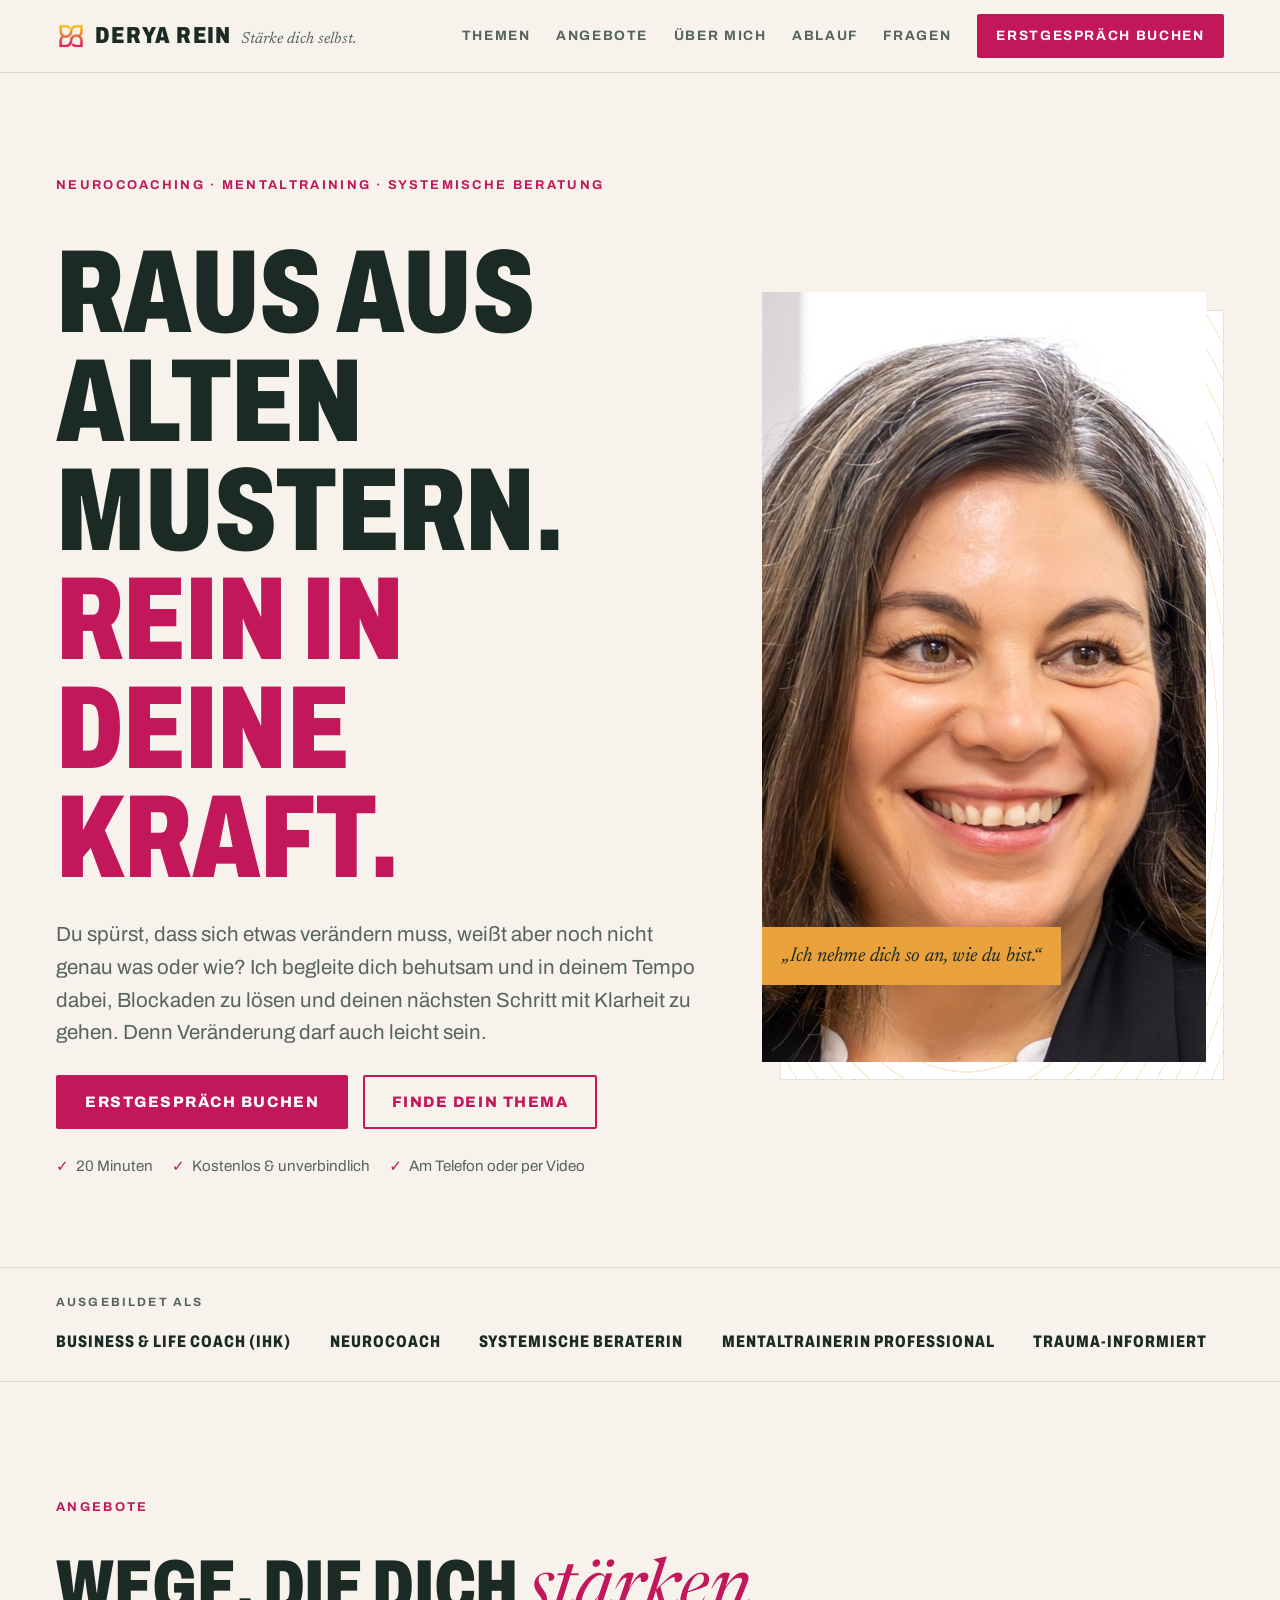
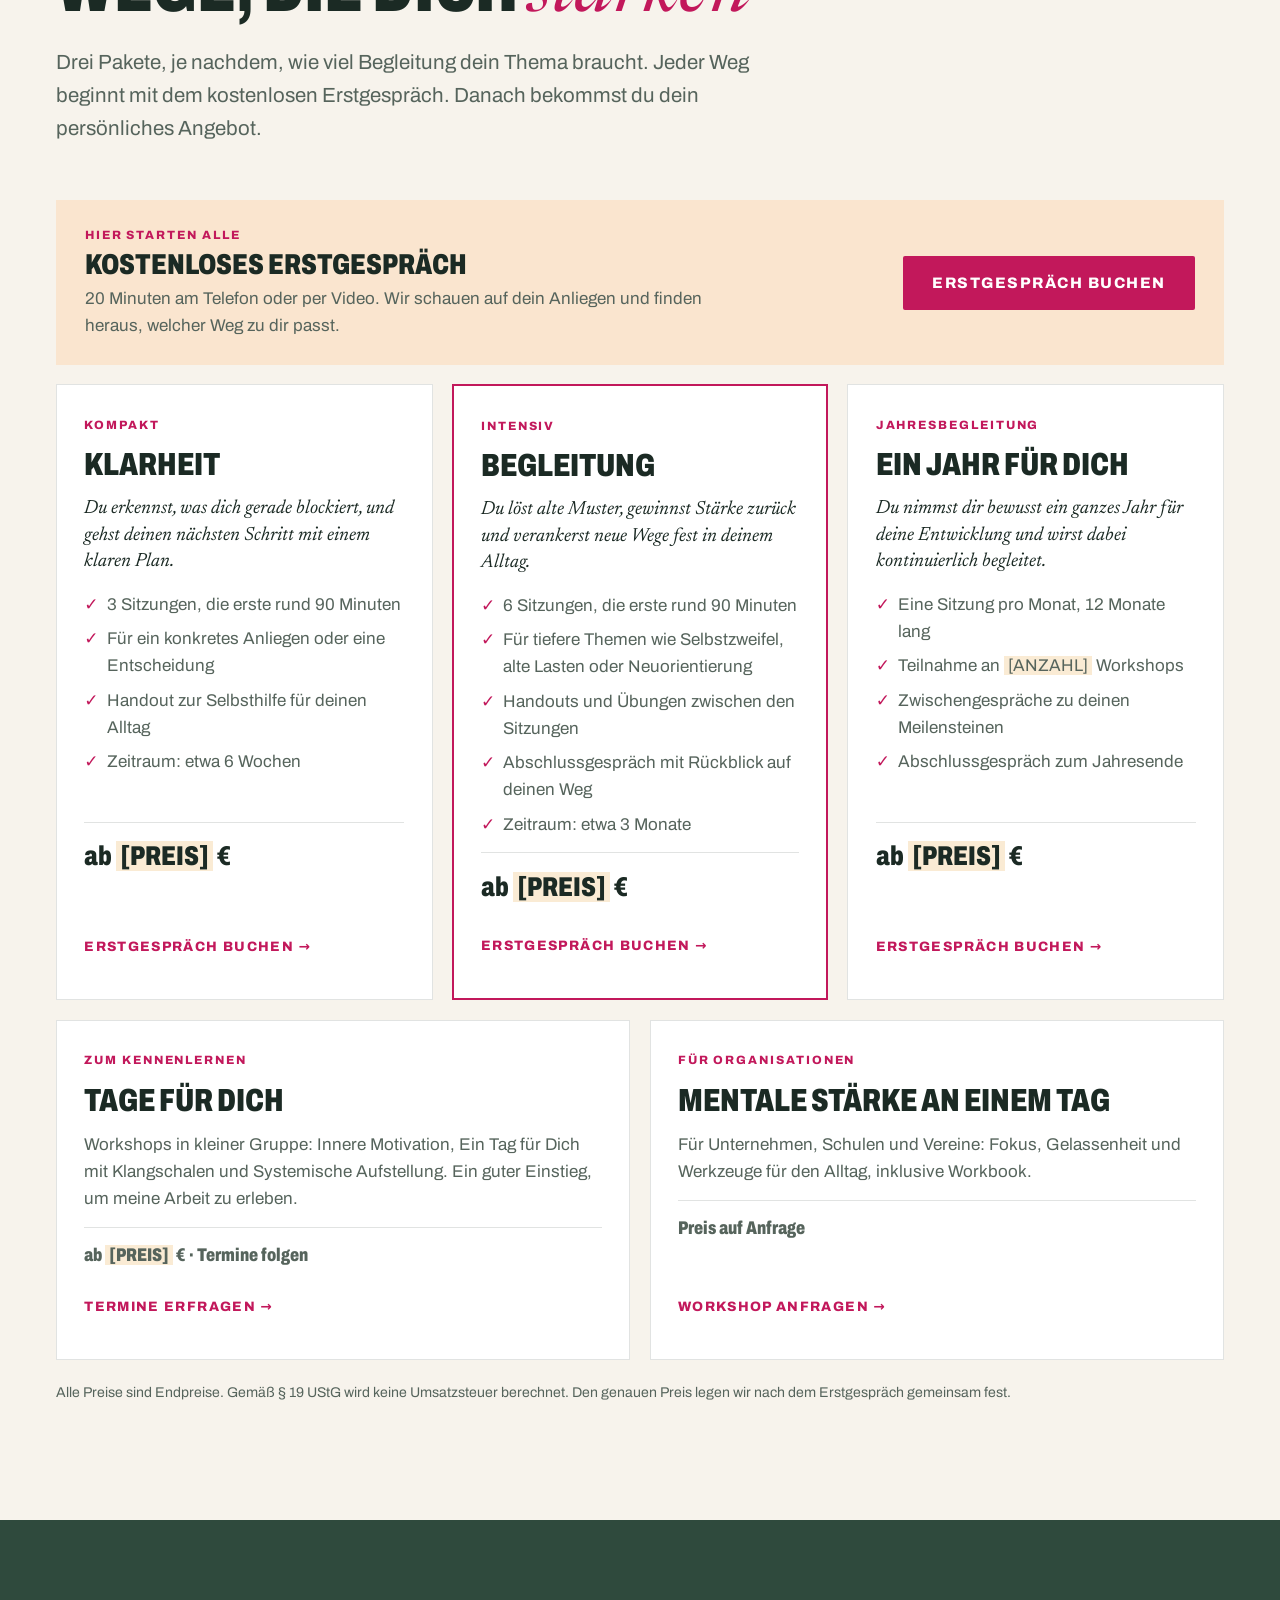
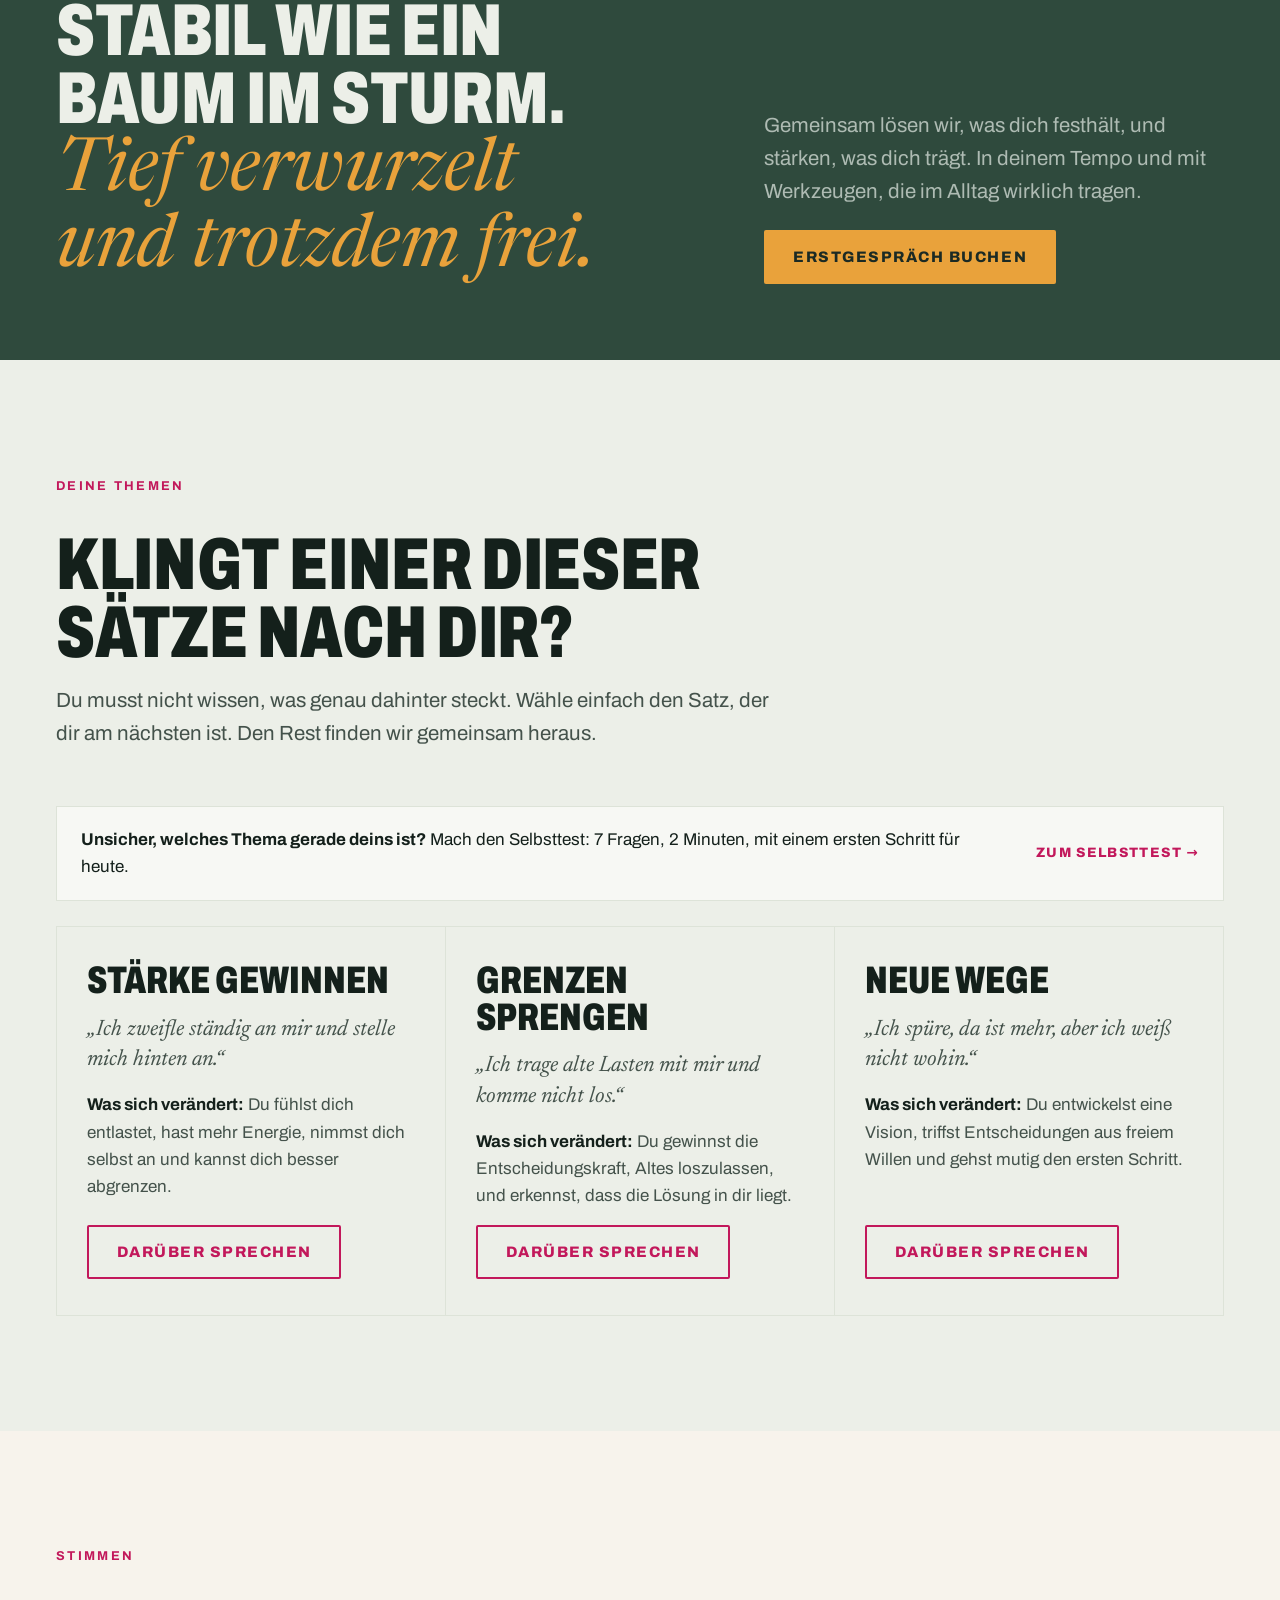
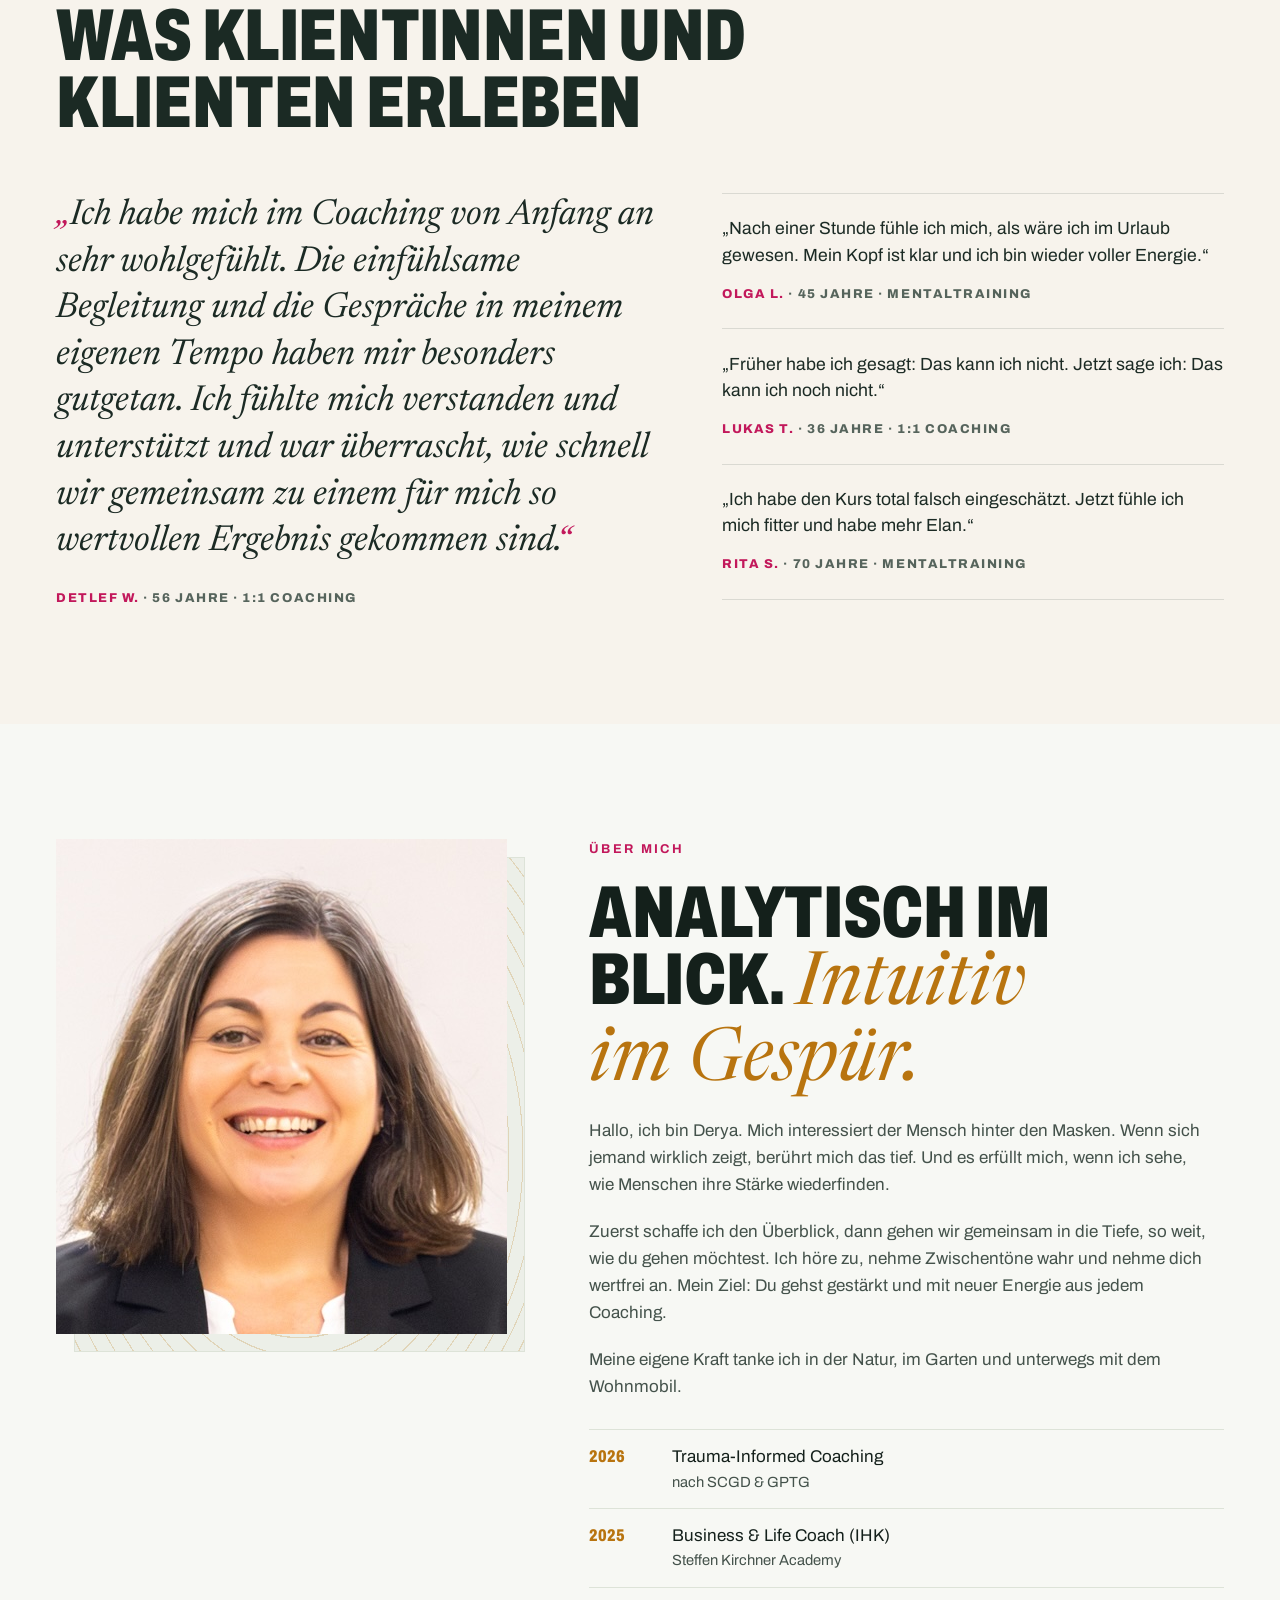
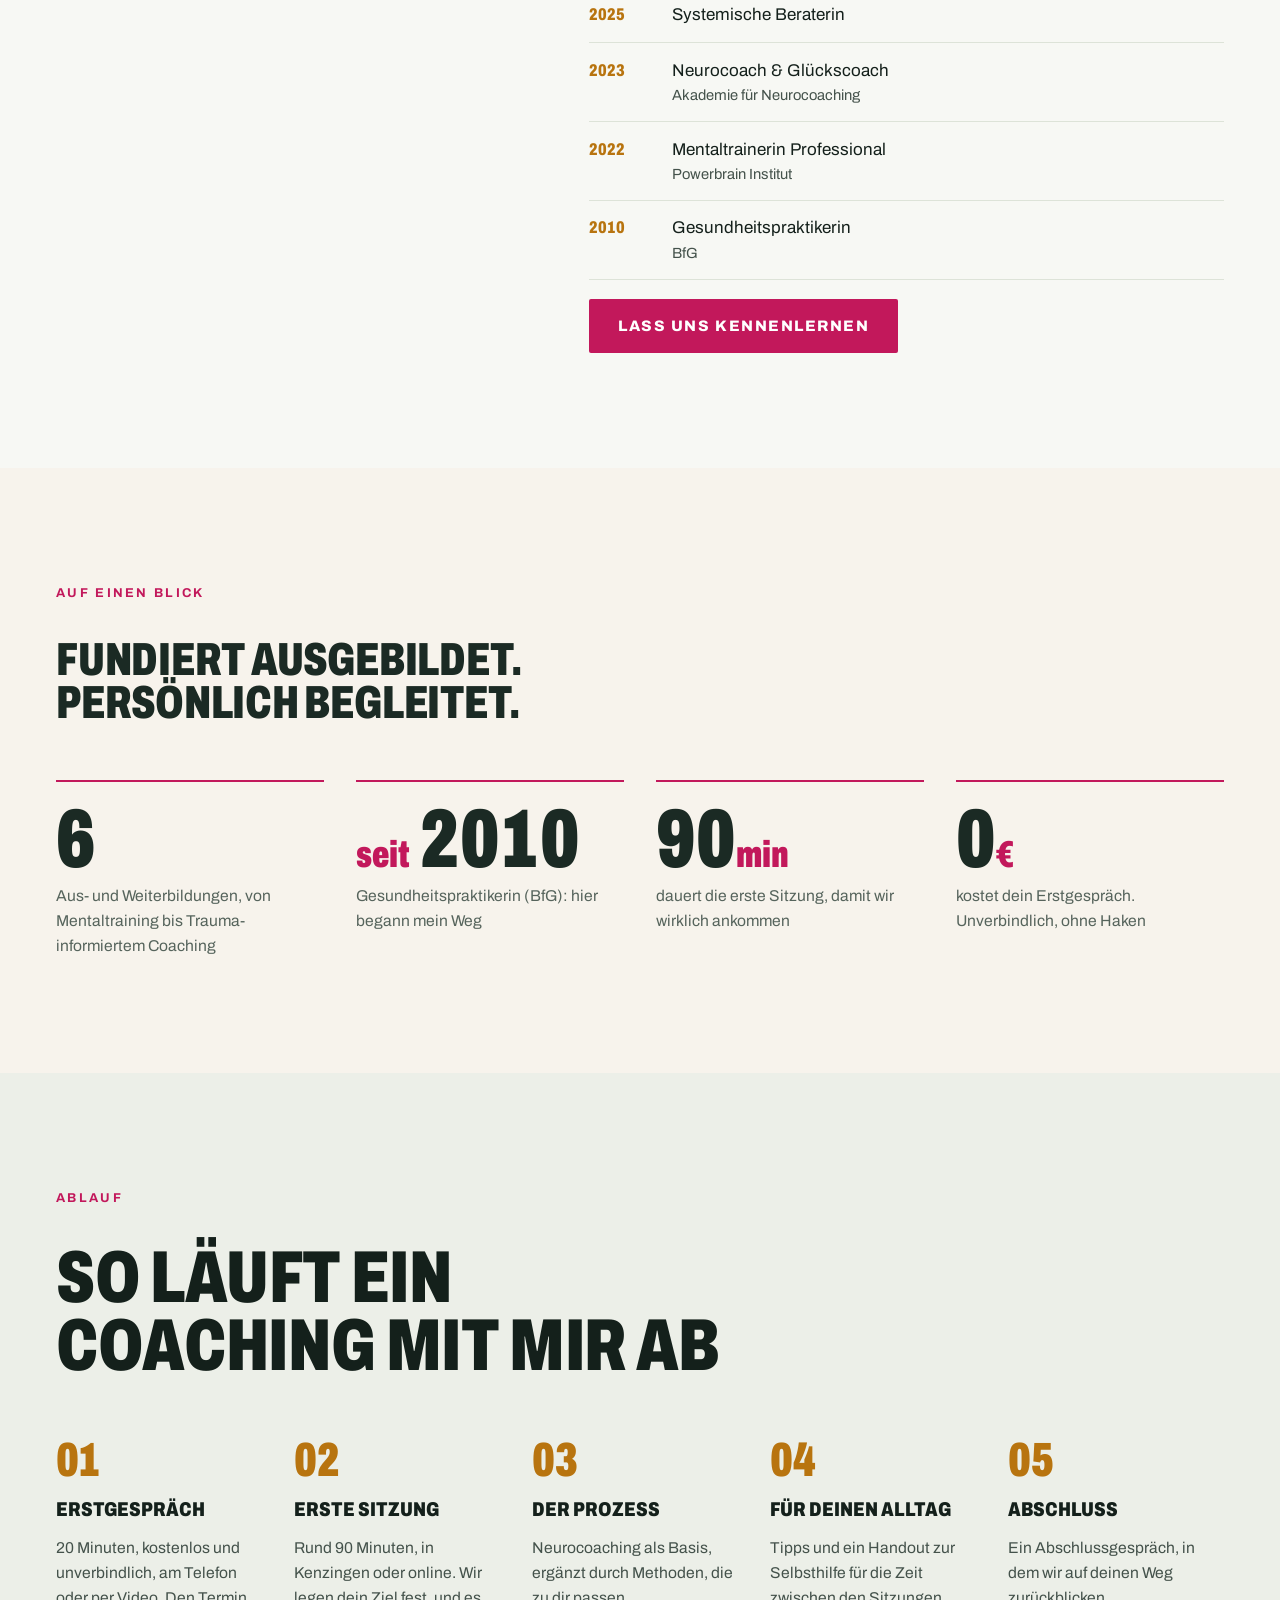
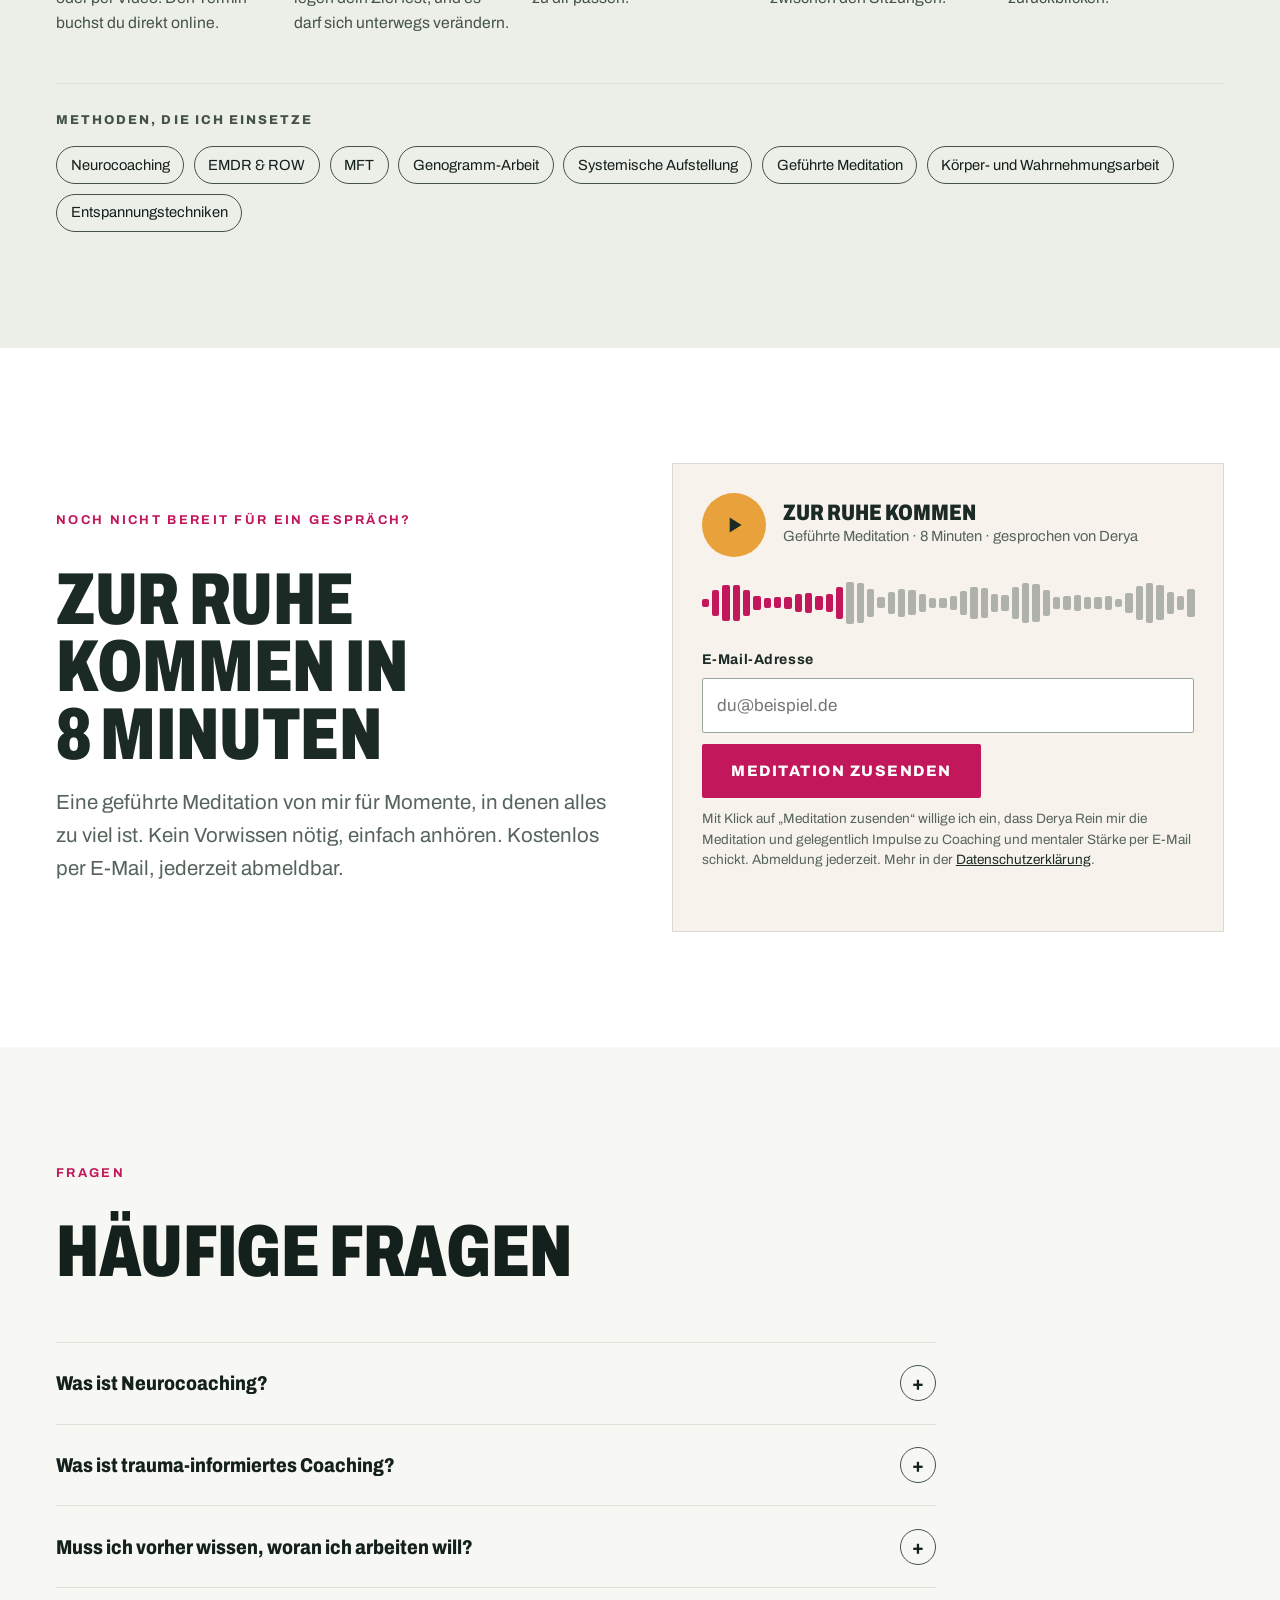
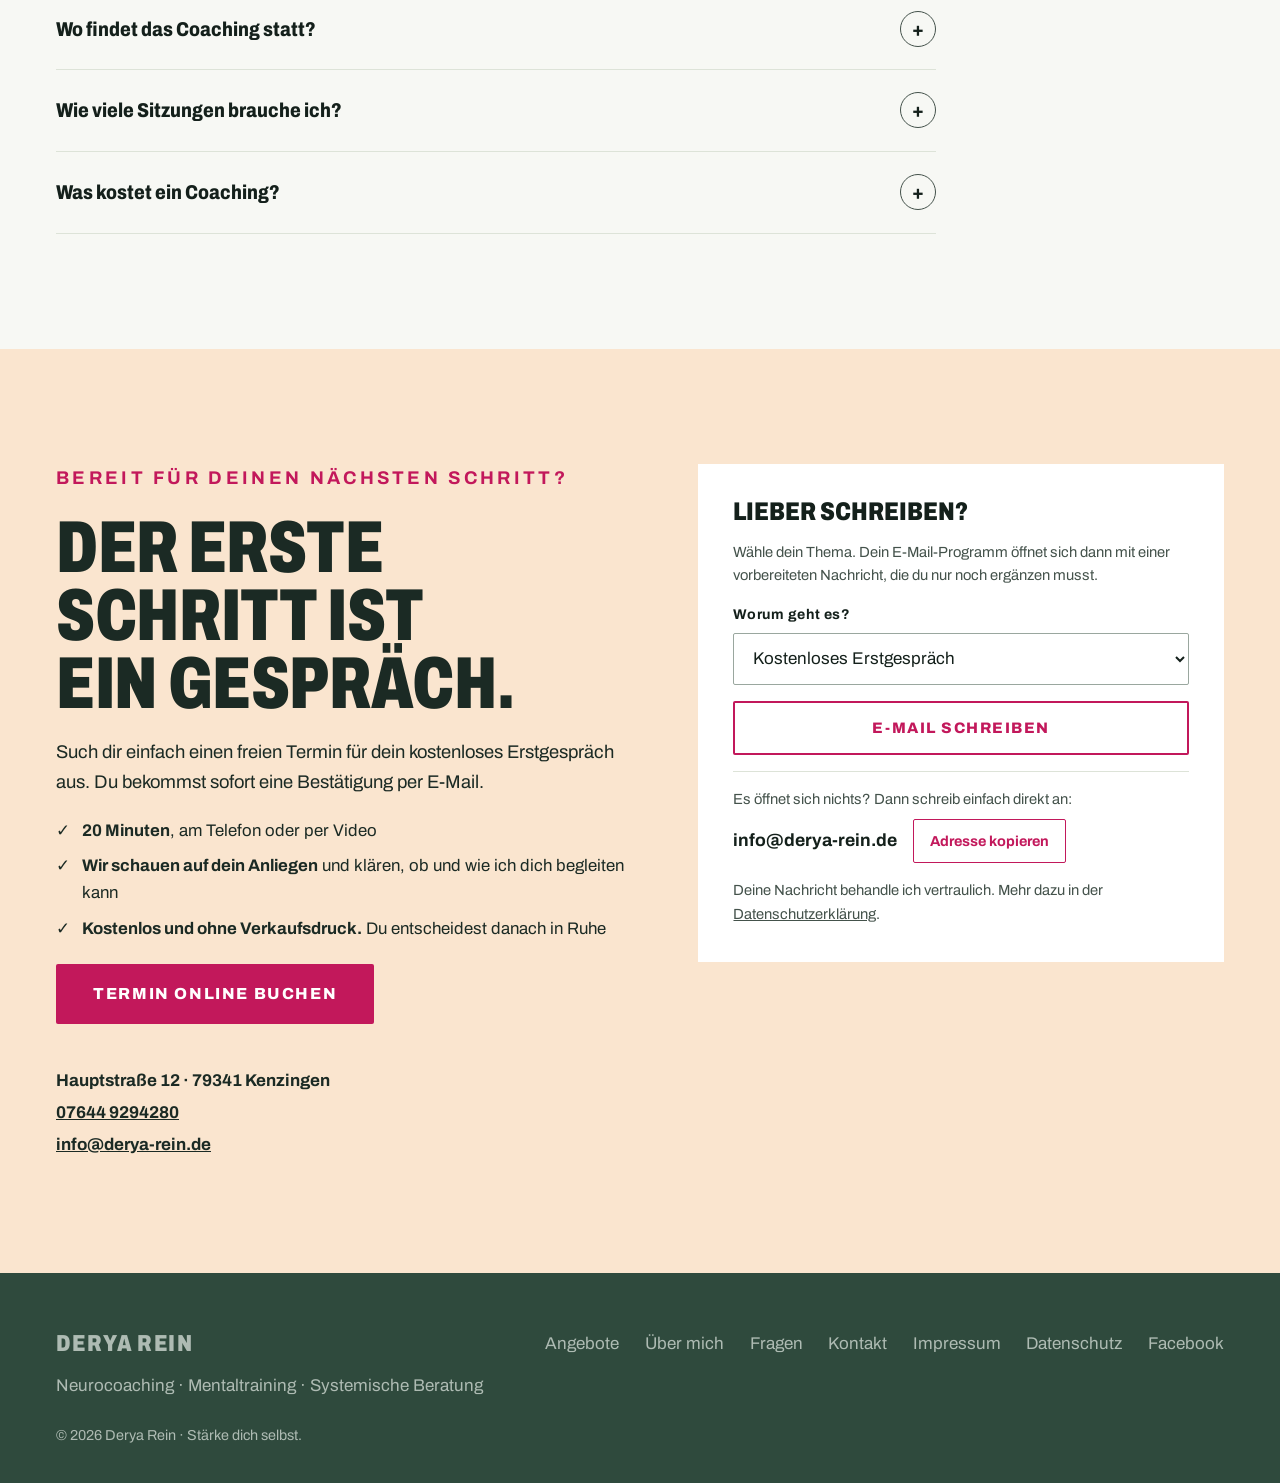
<file: index.html>
<!DOCTYPE html>
<html lang="de">
<head>
<meta charset="UTF-8">
<meta name="viewport" content="width=device-width, initial-scale=1.0, viewport-fit=cover">
<title>Derya Rein Coaching</title>
<link rel="icon" href="favicon.ico" sizes="any">
<link rel="icon" type="image/png" sizes="32x32" href="assets/favicon-32.png">
<link rel="apple-touch-icon" href="assets/apple-touch-icon.png">
<meta name="theme-color" content="#F7F3EC">
<link rel="canonical" href="https://derya-rein.de/">
<meta property="og:type" content="website">
<meta property="og:site_name" content="Derya Rein">
<meta property="og:locale" content="de_DE">
<meta property="og:url" content="https://derya-rein.de/">
<meta property="og:title" content="Derya Rein – Raus aus alten Mustern. Rein in deine Kraft.">
<meta property="og:description" content="Neurocoaching, Mentaltraining und Systemische Beratung in Kenzingen und online. Kostenloses Erstgespräch, 20 Minuten.">
<meta property="og:image" content="https://derya-rein.de/assets/og-image.jpg">
<meta property="og:image:width" content="1200">
<meta property="og:image:height" content="630">
<meta property="og:image:alt" content="Derya Rein: Raus aus alten Mustern. Rein in deine Kraft.">
<meta name="twitter:card" content="summary_large_image">
<meta name="claude:viewport-fit-sides" content="cover">
<meta name="description" content="Derya Rein – Neurocoach, Mentaltrainerin und Systemische Beraterin. Raus aus alten Mustern. Rein in deine Kraft. Kostenloses Erstgespräch in Kenzingen oder online.">
<link rel="stylesheet" href="assets/fonts/fonts.css">
<style>
  /* Layout: heller, warmer Grund mit klarer Event-Typografie; ein dunkles Band (Leitgedanke) und die Fußzeile geben Halt; Jahresringe als Motiv für „tief verwurzelt“. */
  :root{
    --night:#F7F3EC;        /* Grund: warmer Sand */
    --night-2:#FFFFFF;
    --night-line:rgba(27,42,36,.13);
    --sage:#ECEFE8;         /* helle Ruhezonen */
    --sage-2:#DDE3D8;
    --ink:#14201B;
    --ink-soft:#44524B;
    --paper:#F7F8F4;
    --on-night:#1B2A24;
    --on-night-soft:#56645C;
    --sun:#E9A23B;          /* Flächen: Sonnenaufgang, Kraft */
    --accent:#C2185B;       /* Schrift-Akzent: Magenta aus dem Logo */
    --on-sun:#1B2A24;
    --apricot:#FAE5CF;      /* zarte Wärme-Fläche */
    --sun-deep:#B8740F;
    --font-display:'Archivo', 'Arial Narrow', system-ui, sans-serif;
    --font-body:'Archivo', system-ui, -apple-system, 'Segoe UI', sans-serif;
    --font-voice:'Newsreader', Georgia, 'Times New Roman', serif;
    --gutter-l:max(16px, env(safe-area-inset-left, 0px));
    --gutter-r:max(16px, env(safe-area-inset-right, 0px));
    color-scheme:light;
  }

  *{box-sizing:border-box;}
  html{scroll-behavior:smooth; scroll-padding-top:84px;}
  @media (prefers-reduced-motion: reduce){ html{scroll-behavior:auto;} *{transition:none !important; animation:none !important;} }
  body{
    margin:0;
    background:var(--night);
    color:var(--on-night);
    font-family:var(--font-body);
    font-variation-settings:'wdth' 100;
    font-size:1.0625rem;
    line-height:1.6;
    -webkit-font-smoothing:antialiased;
  }
  body::before{content:""; position:fixed; inset:0 0 auto; height:env(safe-area-inset-top, 0px); z-index:60; background:var(--night);}
  img{max-width:100%;}
  a{color:inherit;}
  :focus-visible{outline:3px solid var(--sun); outline-offset:3px; border-radius:4px;}

  .inner{
    max-width:1200px;
    margin:0 auto;
    padding-left:var(--gutter-l);
    padding-right:var(--gutter-r);
  }
  .band{padding-block:clamp(4rem, 9vw, 7.5rem);}
  .band--light{background:var(--sage); color:var(--ink);}
  .band--paper{background:var(--paper); color:var(--ink);}
  .band--night2{background:var(--night-2);}

  h1,h2,h3{font-family:var(--font-display); text-wrap:balance; margin:0;}
  .display{
    font-weight:850;
    font-variation-settings:'wdth' 72;
    text-transform:uppercase;
    letter-spacing:-.005em;
    line-height:.92;
  }
  .h-xl{font-size:clamp(3rem, 9.5vw, 7.4rem);}
  .h-l{font-size:clamp(2.3rem, 6vw, 4.6rem);}
  .h-m{font-size:clamp(1.8rem, 4vw, 2.9rem);}
  .eyebrow{
    font-family:var(--font-display);
    font-weight:700;
    font-size:.8rem;
    letter-spacing:.18em;
    text-transform:uppercase;
    color:var(--sun);
    margin:0 0 1.1rem;
  }
  .band--light .eyebrow,.band--paper .eyebrow{color:var(--sun-deep);}
  .voice{font-family:var(--font-voice); font-style:italic; font-weight:400; text-transform:none; letter-spacing:0;}
  .lead{font-size:clamp(1.1rem, 1.6vw, 1.3rem); max-width:60ch; color:var(--on-night-soft); margin:0;}
  .band--light .lead,.band--paper .lead{color:var(--ink-soft);}
  .section-head{display:flex; flex-direction:column; gap:1.1rem; margin-bottom:clamp(2.2rem, 5vw, 3.5rem); max-width:820px;}

  /* Buttons */
  .btn{
    display:inline-flex; align-items:center; justify-content:center; gap:.6rem;
    min-height:54px; padding:0 1.7rem;
    font-family:var(--font-display); font-weight:800; font-size:.95rem;
    letter-spacing:.1em; text-transform:uppercase; text-decoration:none;
    border-radius:2px; border:2px solid transparent; cursor:pointer;
    transition:background .2s ease, color .2s ease, transform .2s ease;
  }
  .btn:hover{transform:translateY(-2px);}
  .btn--sun{background:var(--sun); color:var(--night);}
  .btn--sun:hover{background:#F3B658;}
  .btn--ghost{border-color:var(--accent); color:var(--accent); background:transparent;}  /* Nebenaktion */
  .btn--ghost:hover{background:var(--accent); color:#FFFFFF;}
  .btn-row{display:flex; flex-wrap:wrap; gap:.9rem; align-items:center;}

  /* Header */
  .site-header{
    position:sticky; top:env(safe-area-inset-top, 0px); z-index:50;
    background:rgba(247,243,236,.94);
    backdrop-filter:saturate(140%) blur(10px);
    border-bottom:1px solid var(--night-line);
  }
  .nav{display:flex; align-items:center; justify-content:space-between; gap:1rem; min-height:72px;}
  .wordmark{
    font-family:var(--font-display); font-weight:850; font-variation-settings:'wdth' 80;
    font-size:1.45rem; letter-spacing:.06em; text-transform:uppercase; text-decoration:none;
    display:flex; align-items:baseline; gap:.55rem; white-space:nowrap;
  }
  .wordmark-logo{width:30px; height:30px; align-self:center; flex:none;}
  .wordmark small{font-family:var(--font-voice); font-style:italic; font-weight:400; text-transform:none; letter-spacing:0; font-size:1rem; color:var(--on-night-soft);}
  .nav-links{display:flex; align-items:center; gap:1.6rem; list-style:none; margin:0; padding:0;}
  .nav-links a{
    font-family:var(--font-display); font-weight:700; font-size:.85rem; letter-spacing:.12em;
    text-transform:uppercase; text-decoration:none; color:var(--on-night-soft);
    min-height:44px; display:inline-flex; align-items:center;
  }
  .nav-links a:hover{color:var(--on-night);}
  .nav-links a.btn--sun,.nav-links a.btn--sun:hover{color:var(--night);}
  .nav-cta{min-height:44px; padding:0 1.1rem; font-size:.8rem;}
  .nav-toggle{
    display:none; background:none; border:1px solid var(--night-line); color:var(--on-night);
    width:48px; height:48px; border-radius:2px; cursor:pointer; align-items:center; justify-content:center;
  }
  @media (max-width: 920px){
    .nav-toggle{display:inline-flex;}
    .nav-links{
      position:absolute; left:0; right:0; top:100%;
      flex-direction:column; align-items:stretch; gap:0;
      background:var(--night); border-bottom:1px solid var(--night-line);
      padding:.5rem var(--gutter-r) 1.2rem var(--gutter-l);
      display:none;
    }
    .nav-links.is-open{display:flex;}
    .nav-links a{padding:.4rem 0; font-size:1rem;}
    .nav-links li:last-child{margin-top:.6rem;}
    .wordmark small{display:none;}
  }

  /* Hero */
  .hero{position:relative; overflow:hidden; padding-block:clamp(3.5rem, 8vw, 6.5rem) clamp(3.5rem, 7vw, 5.5rem);}
  .hero-grid{display:grid; grid-template-columns:minmax(0, 1.25fr) minmax(0, .9fr); gap:clamp(2rem, 5vw, 4.5rem); align-items:center;}
  .hero-copy{display:flex; flex-direction:column; gap:1.6rem; min-width:0;}
  .hero h1 .line{display:block;}
  .hero h1 .sun{color:var(--sun);}
  .hero-note{font-size:.95rem; color:var(--on-night-soft); margin:0; display:flex; flex-wrap:wrap; gap:.4rem 1.2rem;}
  .hero-note span::before{content:"✓"; color:var(--sun); margin-right:.45rem; font-weight:700;}
  @media (max-width: 860px){ .hero-grid{grid-template-columns:1fr;} }

  /* Jahresringe: Platzhalter fürs Porträt */
  .rings{
    position:relative; width:100%; max-width:100%; aspect-ratio:4 / 5;
    background:
      repeating-radial-gradient(ellipse at 42% 58%, transparent 0 13px, rgba(233,162,59,.16) 13px 14px),
      var(--night-2);
    border:1px solid var(--night-line);
    display:flex; align-items:flex-end;
  }
  .rings--square{aspect-ratio:1 / 1;}
  .photo{position:relative; max-width:100%; margin:0;}
  .photo::before{
    content:""; position:absolute; inset:18px 0 -18px 18px; z-index:0;
    background:repeating-radial-gradient(ellipse at 42% 58%, transparent 0 13px, rgba(233,162,59,.22) 13px 14px), var(--night-2);
    border:1px solid var(--night-line);
  }
  .photo img{position:relative; z-index:1; display:block; width:calc(100% - 18px); max-width:100%; aspect-ratio:4 / 5; object-fit:cover; object-position:50% 30%;}
  .photo--square img{aspect-ratio:1 / 1; object-position:50% 25%;}
  .band--paper .photo::before{background:repeating-radial-gradient(ellipse at 50% 60%, transparent 0 13px, rgba(184,116,15,.22) 13px 14px), var(--sage); border-color:var(--sage-2);}
  .photo-label{
    margin:1rem; padding:.55rem .8rem; background:var(--night); border:1px dashed var(--on-night-soft);
    color:var(--on-night-soft); font-size:.85rem; line-height:1.4;
  }
  .hero-quote{
    position:absolute; left:0; bottom:10%; z-index:2;
    max-width:78%; background:var(--sun); color:var(--night);
    padding:1rem 1.25rem; font-family:var(--font-voice); font-style:italic; font-size:1.25rem; line-height:1.3;
    margin:0;
  }

  /* Qualifikationsleiste (wie „Featured in“) */
  .creds{border-block:1px solid var(--night-line); background:var(--night);}
  .creds .inner{display:flex; flex-wrap:wrap; align-items:center; gap:1rem 2.6rem; padding-block:1.6rem;}
  .creds-label{font-size:.75rem; letter-spacing:.18em; text-transform:uppercase; color:var(--on-night-soft); font-weight:700;}
  .creds-list{display:flex; flex-wrap:wrap; gap:.8rem 2.4rem; list-style:none; margin:0; padding:0;}
  .creds-list li{font-family:var(--font-display); font-weight:800; font-variation-settings:'wdth' 75; text-transform:uppercase; letter-spacing:.06em; font-size:1.05rem; color:var(--on-night);}

  /* Wege-Karussell (wie die Event-Karten) */
  .path{
    scroll-snap-align:start; background:var(--night-2); border:1px solid var(--night-line);
    padding:1.8rem 1.6rem; display:flex; flex-direction:column; gap:.9rem; min-height:380px;
  }
  .path--first{background:var(--sun); color:var(--night); border-color:var(--sun);}
  .path-tag{font-size:.75rem; letter-spacing:.16em; text-transform:uppercase; font-weight:800; color:var(--sun);}
  .path--first .path-tag{color:var(--night);}
  .path h3{font-weight:850; font-variation-settings:'wdth' 75; text-transform:uppercase; font-size:1.9rem; line-height:1;}
  .path p{margin:0; color:var(--on-night-soft);}
  .path--first p{color:#3A2A0E;}
  .path ul{margin:0; padding-left:1.1rem; color:var(--on-night-soft);}
  .path-meta{font-weight:700; font-size:.95rem; color:var(--on-night);}
  .path--first .path-meta{color:var(--night);}
  .path-link{
    margin-top:auto; font-family:var(--font-display); font-weight:800; letter-spacing:.1em; text-transform:uppercase;
    font-size:.85rem; text-decoration:none; min-height:44px; display:inline-flex; align-items:center; gap:.5rem; color:var(--sun);
  }
  .path--first .path-link{color:var(--night);}
  .path-link:hover{text-decoration:underline; text-underline-offset:4px;}

  /* Pakete */
  .start-strip{display:flex; flex-wrap:wrap; align-items:center; justify-content:space-between; gap:1.2rem 2rem; background:var(--apricot); color:var(--on-sun); padding:1.6rem 1.8rem; margin-bottom:1.2rem;}
  .start-strip > div{flex:1 1 420px; min-width:0; display:flex; flex-direction:column; gap:.35rem;}
  .start-strip .path-tag{color:var(--accent);}
  .start-strip h3{font-weight:850; font-variation-settings:'wdth' 75; text-transform:uppercase; font-size:1.8rem; line-height:1;}
  .start-strip p{margin:0; color:var(--on-night-soft); max-width:62ch;}
  .packages{display:grid; grid-template-columns:repeat(3, minmax(0, 1fr)); gap:1.2rem; align-items:stretch;}
  @media (max-width: 960px){ .packages{grid-template-columns:1fr;} }
  .pkg,.extra{background:var(--night-2); border:1px solid var(--night-line); padding:1.9rem 1.7rem; display:flex; flex-direction:column; gap:.9rem; min-width:0;}
  .pkg--featured{border:2px solid var(--sun);}
  .pkg h3,.extra h3{font-weight:850; font-variation-settings:'wdth' 75; text-transform:uppercase; font-size:2rem; line-height:1;}
  .pkg-promise{margin:0; font-family:var(--font-voice); font-style:italic; font-size:1.2rem; line-height:1.4; color:var(--on-night);}
  .pkg-list{margin:0; padding:0; list-style:none; display:flex; flex-direction:column; gap:.45rem; color:var(--on-night-soft);}
  .pkg-list li{padding-left:1.4rem; position:relative;}
  .pkg-list li::before{content:"✓"; position:absolute; left:0; color:var(--sun); font-weight:800;}
  .pkg-price{margin:auto 0 0; padding-top:.8rem; border-top:1px solid var(--night-line); font-family:var(--font-display); font-weight:850; font-variation-settings:'wdth' 75; font-size:1.7rem; color:var(--on-night); font-variant-numeric:tabular-nums;}
  .pkg-price--small{font-size:1.15rem; margin-top:0;}
  .todo-dark{background:rgba(233,162,59,.22); padding:0 .25rem;}
  .extras{display:grid; grid-template-columns:repeat(2, minmax(0, 1fr)); gap:1.2rem; margin-top:1.2rem;}
  @media (max-width: 760px){ .extras{grid-template-columns:1fr;} }
  .extra p{margin:0; color:var(--on-night-soft);}
  .extra .path-link{margin-top:auto;}
  .price-note{margin:1.4rem 0 0; font-size:.88rem; color:var(--on-night-soft);}

  /* Statement-Band */
  .statement{text-align:left;}
  .statement .inner{display:grid; grid-template-columns:minmax(0, 1.4fr) minmax(0, 1fr); gap:2rem 4rem; align-items:end;}
  @media (max-width: 820px){ .statement .inner{grid-template-columns:1fr;} }

  /* Drei Säulen */
  .test-teaser{display:flex; flex-wrap:wrap; align-items:center; justify-content:space-between; gap:.8rem 2rem; margin:0 0 1.6rem; padding:1.2rem 1.5rem; background:var(--paper); border:1px solid var(--sage-2); color:var(--ink); text-decoration:none;}
  .test-teaser:hover{border-color:var(--ink-soft);}
  .test-teaser > span:first-child{flex:1 1 420px; min-width:0;}
  .test-teaser-cta{font-family:var(--font-display); font-weight:800; letter-spacing:.1em; text-transform:uppercase; font-size:.85rem; color:var(--sun-deep); white-space:nowrap;}
  .pillars{display:grid; grid-template-columns:repeat(3, minmax(0, 1fr)); gap:1px; background:var(--sage-2); border:1px solid var(--sage-2);}
  @media (max-width: 900px){ .pillars{grid-template-columns:1fr;} }
  .pillar{background:var(--sage); padding:2.2rem 1.9rem; display:flex; flex-direction:column; gap:1rem; min-width:0;}
  .pillar-name{font-family:var(--font-display); font-weight:850; font-variation-settings:'wdth' 72; text-transform:uppercase; font-size:2.4rem; line-height:.95; color:var(--ink);}
  .pillar-quote{font-family:var(--font-voice); font-style:italic; font-size:1.4rem; line-height:1.35; margin:0; color:var(--ink);}
  .pillar p{margin:0; color:var(--ink-soft);}
  .pillar strong{color:var(--ink);}
  .pillar .btn{margin-top:auto; align-self:flex-start;}

  /* Stimmen */
  .voices-feature{display:grid; grid-template-columns:minmax(0, 1.2fr) minmax(0, 1fr); gap:clamp(2rem, 5vw, 4rem); align-items:start;}
  @media (max-width: 900px){ .voices-feature{grid-template-columns:1fr;} }
  .voice-big blockquote{margin:0 0 1.4rem; font-family:var(--font-voice); font-style:italic; font-size:clamp(1.5rem, 2.8vw, 2.25rem); line-height:1.3; color:var(--on-night);}
  .voice-big blockquote::before{content:"„"; color:var(--sun);}
  .voice-big blockquote::after{content:"“"; color:var(--sun);}
  .who{font-family:var(--font-display); font-weight:800; letter-spacing:.12em; text-transform:uppercase; font-size:.8rem; color:var(--on-night-soft);}
  .who b{color:var(--sun); font-weight:800;}
  .voice-list{display:flex; flex-direction:column; gap:0; margin:0; padding:0; list-style:none;}
  .voice-list li{padding:1.4rem 0; border-top:1px solid var(--night-line);}
  .voice-list li:last-child{border-bottom:1px solid var(--night-line);}
  .voice-list blockquote{margin:0 0 .6rem; font-size:1.1rem; line-height:1.5;}

  /* Über mich */
  .about-grid{display:grid; grid-template-columns:minmax(0, .85fr) minmax(0, 1.15fr); gap:clamp(2rem, 5vw, 4.5rem); align-items:start;}
  @media (max-width: 900px){ .about-grid{grid-template-columns:1fr;} }
  .band--paper .rings{background:repeating-radial-gradient(ellipse at 50% 60%, transparent 0 13px, rgba(184,116,15,.18) 13px 14px), var(--sage);border-color:var(--sage-2);}
  .band--paper .photo-label{background:var(--paper); color:var(--ink-soft); border-color:var(--ink-soft);}
  .about-copy{display:flex; flex-direction:column; gap:1.2rem; min-width:0;}
  .about-copy p{margin:0; color:var(--ink-soft); max-width:62ch;}
  .about-copy .h-l{color:var(--ink);}
  .timeline{list-style:none; margin:.6rem 0 0; padding:0; border-top:1px solid var(--sage-2);}
  .timeline li{display:grid; grid-template-columns:4.2rem minmax(0, 1fr); gap:1rem; padding:.85rem 0; border-bottom:1px solid var(--sage-2); color:var(--ink);}
  .timeline .yr{font-family:var(--font-display); font-weight:850; font-variation-settings:'wdth' 75; color:var(--sun-deep); font-variant-numeric:tabular-nums;}
  .timeline .org{display:block; color:var(--ink-soft); font-size:.92rem;}

  /* Fakten (wie die Ergebnis-Zahlen) */
  .facts{display:grid; grid-template-columns:repeat(4, minmax(0, 1fr)); gap:2rem;}
  @media (max-width: 900px){ .facts{grid-template-columns:repeat(2, minmax(0, 1fr));} }
  .fact{border-top:2px solid var(--sun); padding-top:1.2rem; display:flex; flex-direction:column; gap:.4rem; min-width:0;}
  .fact-num{font-family:var(--font-display); font-weight:900; font-variation-settings:'wdth' 68; font-size:clamp(3rem, 7vw, 5.2rem); line-height:.9; color:var(--on-night); font-variant-numeric:tabular-nums;}
  .fact-num small{font-size:.45em; color:var(--sun);}
  .fact p{margin:0; color:var(--on-night-soft); font-size:.98rem;}

  /* Ablauf */
  .steps{list-style:none; margin:0; padding:0; display:grid; grid-template-columns:repeat(5, minmax(0, 1fr)); gap:1.4rem; counter-reset:step;}
  @media (max-width: 1000px){ .steps{grid-template-columns:repeat(2, minmax(0, 1fr));} }
  @media (max-width: 560px){ .steps{grid-template-columns:1fr;} }
  .steps li{counter-increment:step; display:flex; flex-direction:column; gap:.6rem; min-width:0;}
  .steps li::before{
    content:counter(step, decimal-leading-zero);
    font-family:var(--font-display); font-weight:900; font-variation-settings:'wdth' 68;
    font-size:3rem; line-height:1; color:var(--sun-deep);
  }
  .steps h3{font-weight:850; font-variation-settings:'wdth' 80; text-transform:uppercase; font-size:1.25rem; color:var(--ink);}
  .steps p{margin:0; color:var(--ink-soft); font-size:.98rem;}
  .methods{margin-top:3rem; padding-top:1.6rem; border-top:1px solid var(--sage-2); display:flex; flex-wrap:wrap; gap:.6rem;}
  .methods-label{width:100%; font-weight:800; font-size:.8rem; letter-spacing:.16em; text-transform:uppercase; color:var(--ink-soft); margin-bottom:.4rem;}
  .chip{border:1px solid var(--ink-soft); color:var(--ink); padding:.4rem .85rem; font-size:.92rem; border-radius:999px;}

  /* Meditation (wie Podcast/Shop) */
  .gift{display:grid; grid-template-columns:minmax(0, 1fr) minmax(0, 1fr); gap:clamp(2rem, 5vw, 4rem); align-items:center;}
  @media (max-width: 860px){ .gift{grid-template-columns:1fr;} }
  .player{
    background:var(--night); border:1px solid var(--night-line); padding:1.8rem; display:flex; flex-direction:column; gap:1.4rem;
  }
  .player-top{display:flex; align-items:center; gap:1.1rem;}
  .play{width:64px; height:64px; border-radius:50%; background:var(--sun); color:var(--night); display:inline-flex; align-items:center; justify-content:center; flex:none;}
  .player-title{font-family:var(--font-display); font-weight:850; font-variation-settings:'wdth' 78; text-transform:uppercase; font-size:1.4rem; line-height:1.05;}
  .player-sub{color:var(--on-night-soft); font-size:.92rem;}
  .wave{display:flex; align-items:center; gap:3px; height:48px;}
  .wave span{flex:1; background:var(--on-night-soft); opacity:.45; border-radius:2px;}
  .wave span.on{background:var(--sun); opacity:1;}
  .inline-form{display:flex; flex-wrap:wrap; gap:.7rem; align-items:flex-end;}
  .inline-form .field{flex:1 1 240px; min-width:0;}

  /* Formulare */
  .field{display:flex; flex-direction:column; gap:.4rem;}
  .field label{font-weight:700; font-size:.88rem; letter-spacing:.04em;}
  .field input,.field select,.field textarea{
    font:inherit; color:var(--ink); background:#FFFFFF; border:1px solid #9AA79F; border-radius:2px;
    padding:.8rem .9rem; min-height:52px; width:100%;
  }
  .field textarea{min-height:130px; resize:vertical;}
  .on-night .field label{color:var(--on-night);}
  .form-status{margin:0; font-size:.92rem; min-height:1.4em;}
  .hp{position:absolute; left:-9999px; width:1px; height:1px; opacity:0;}
  .consent{width:100%; margin:0; font-size:.85rem; line-height:1.5; color:var(--on-night-soft);}
  .consent a{color:var(--on-night);}
  .form-status.is-shown{padding:.7rem .9rem; border:1px dashed currentColor;}

  /* FAQ */
  .faq{max-width:880px;}
  .faq details{border-top:1px solid var(--sage-2);}
  .faq details:last-child{border-bottom:1px solid var(--sage-2);}
  .faq summary{
    list-style:none; cursor:pointer; display:flex; justify-content:space-between; align-items:center; gap:1.2rem;
    padding:1.4rem 0; min-height:44px;
    font-family:var(--font-display); font-weight:800; font-variation-settings:'wdth' 85; font-size:1.25rem; color:var(--ink);
  }
  .faq summary::-webkit-details-marker{display:none;}
  .faq .plus{flex:none; width:36px; height:36px; border:1px solid var(--ink-soft); border-radius:50%; display:inline-flex; align-items:center; justify-content:center; transition:transform .2s ease; color:var(--ink);}
  .faq details[open] .plus{transform:rotate(45deg);}
  .faq details p{margin:0 0 1.5rem; color:var(--ink-soft); max-width:68ch;}

  /* Abschluss + Kontakt */
  .finale{background:var(--apricot); color:var(--on-sun);}
  .finale-grid{display:grid; grid-template-columns:minmax(0, 1.1fr) minmax(0, 1fr); gap:clamp(2rem, 5vw, 4rem); align-items:start;}
  @media (max-width: 900px){ .finale-grid{grid-template-columns:1fr;} }
  .finale .eyebrow{color:var(--accent);}
  .finale p{margin:0; max-width:52ch; font-size:1.15rem;}
  .contact-lines{display:flex; flex-direction:column; gap:.3rem; font-weight:700; margin-top:1.4rem;}
  .contact-card{background:#FFFFFF; color:var(--ink); padding:clamp(1.4rem, 3vw, 2.2rem); display:flex; flex-direction:column; gap:1rem;}
  .contact-card .row{display:grid; grid-template-columns:repeat(2, minmax(0, 1fr)); gap:1rem;}
  @media (max-width: 520px){ .contact-card .row{grid-template-columns:1fr;} }
  .fine{font-size:.85rem; color:var(--ink-soft); margin:0;}
  .finale .contact-card p{font-size:.92rem; max-width:none;}
  .finale .contact-card .form-status:empty{display:none;}
  .mail-title{font-family:var(--font-display); font-weight:850; font-variation-settings:'wdth' 80; text-transform:uppercase; font-size:1.6rem; line-height:1; color:var(--ink);}
  .mail-fallback{border-top:1px solid var(--sage-2); padding-top:1rem; display:flex; flex-direction:column; gap:.5rem;}
  .mail-copy{display:flex; flex-wrap:wrap; align-items:center; gap:.6rem 1rem;}
  .mail-address{font-weight:700; font-size:1.1rem; color:var(--ink); user-select:all; overflow-wrap:anywhere;}
  .copy-btn{font:inherit; font-weight:700; font-size:.9rem; color:var(--accent); background:transparent; border:1px solid var(--accent); border-radius:2px; padding:0 1rem; min-height:44px; cursor:pointer;}
  .copy-btn:hover{background:var(--accent); color:#FFFFFF;}

  /* Online-Buchung */
  .talk-facts{list-style:none; margin:0; padding:0; display:flex; flex-direction:column; gap:.55rem; font-size:1.05rem;}
  .talk-facts li{padding-left:1.6rem; position:relative;}
  .talk-facts li::before{content:"✓"; position:absolute; left:0; font-weight:800;}
  .btn--big{min-height:60px; padding:0 2.2rem; font-size:1rem;}
  .book-bar{
    position:fixed; left:0; right:0; bottom:0; z-index:55;
    display:flex; align-items:center; justify-content:space-between; gap:.8rem;
    background:var(--night); border-top:1px solid var(--night-line);
    padding:.7rem max(16px, env(safe-area-inset-right, 0px)) calc(.7rem + env(safe-area-inset-bottom, 0px)) max(16px, env(safe-area-inset-left, 0px));
    box-shadow:0 -8px 24px rgba(0,0,0,.35);
  }
  .book-bar[hidden]{display:none !important;}
  .book-bar-text{font-size:.9rem; color:var(--on-night-soft); line-height:1.3;}
  .book-bar .btn{min-height:48px; padding:0 1.1rem; font-size:.8rem; flex:none;}
  @media (min-width: 761px){ .book-bar{display:none !important;} }

  /* Footer */
  .site-footer{padding-block:3rem calc(2.2rem + env(safe-area-inset-bottom, 0px)); border-top:1px solid var(--night-line);}
  .footer-grid{display:flex; flex-wrap:wrap; justify-content:space-between; gap:2rem;}
  .footer-grid nav ul{list-style:none; margin:0; padding:0; display:flex; flex-wrap:wrap; gap:.4rem 1.6rem;}
  .footer-grid a{color:var(--on-night-soft); text-decoration:none; min-height:44px; display:inline-flex; align-items:center;}
  .footer-grid a:hover{color:var(--on-night);}
  .copy{color:var(--on-night-soft); font-size:.9rem; margin:1.6rem 0 0;}

  /* Helle Fassung: Magenta für Schrift-Akzente, Orange für Flächen mit dunkler Schrift */
  .eyebrow,.band--light .eyebrow,.band--paper .eyebrow{color:var(--accent);}
  .hero h1 .sun{color:var(--accent);}
  .hero-note span::before,.pkg-list li::before,.who b,.fact-num small,.path-tag,.path-link{color:var(--accent);}
  .voice-big blockquote::before,.voice-big blockquote::after{color:var(--accent);}
  .fact{border-top-color:var(--accent);}
  .pkg--featured{border-color:var(--accent);}
  .test-teaser-cta{color:var(--accent);}
  .btn--sun{background:var(--accent); color:#FFFFFF;}
  .btn--sun:hover{background:#A3124B;}
  .nav-links a.btn--sun,.nav-links a.btn--sun:hover{color:#FFFFFF;}
  .wave span.on{background:var(--accent);}
  .hero-quote,.path--first,.path--first .path-tag,.path--first .path-meta,.path--first .path-link,
  .play,.finale{color:var(--on-sun);}

  /* Moosgrün statt Schwarz: Leitgedanke und Fußzeile geben Halt, ohne schwer zu wirken */
  .keep-dark{--night:#2F4A3D; --night-2:#2F4A3D; --night-line:rgba(236,239,232,.18); --on-night:#ECEFE8; --on-night-soft:#AEBBB3; --accent:#E9A23B; color:var(--on-night);}
  .keep-dark .btn--sun{background:var(--sun); color:#1B2A24;}
  .keep-dark .btn--sun:hover{background:#F3B658;}
  .site-footer.keep-dark{background:#2F4A3D; border-top:0;}
  .statement.keep-dark{background:#2F4A3D; padding-block:clamp(3rem, 6vw, 5rem);}
</style>
</head>
<body>

<header class="site-header">
  <div class="inner nav">
    <a class="wordmark" href="#start"><img class="wordmark-logo" src="assets/logo.png" alt="" width="30" height="30">Derya Rein <small>Stärke dich selbst.</small></a>
    <button class="nav-toggle" type="button" aria-expanded="false" aria-controls="nav-links" aria-label="Menü öffnen">
      <svg width="22" height="22" viewBox="0 0 24 24" fill="none" stroke="currentColor" stroke-width="2" aria-hidden="true"><path d="M3 6h18M3 12h18M3 18h18"/></svg>
    </button>
    <ul class="nav-links" id="nav-links">
      <li><a href="#themen">Themen</a></li>
      <li><a href="#wege">Angebote</a></li>
      <li><a href="#ueber-mich">Über mich</a></li>
      <li><a href="#ablauf">Ablauf</a></li>
      <li><a href="#fragen">Fragen</a></li>
      <li><a class="btn btn--sun nav-cta" href="#kontakt" data-book>Erstgespräch buchen</a></li>
    </ul>
  </div>
</header>

<main id="start">

  <!-- Hero -->
  <section class="hero">
    <div class="inner hero-grid">
      <div class="hero-copy">
        <p class="eyebrow">Neurocoaching · Mentaltraining · Systemische Beratung</p>
        <h1 class="display h-xl">
          <span class="line">Raus aus</span>
          <span class="line">alten Mustern.</span>
          <span class="line sun">Rein in deine Kraft.</span>
        </h1>
        <p class="lead">Du spürst, dass sich etwas verändern muss, weißt aber noch nicht genau was oder wie? Ich begleite dich behutsam und in deinem Tempo dabei, Blockaden zu lösen und deinen nächsten Schritt mit Klarheit zu gehen. Denn Veränderung darf auch leicht sein.</p>
        <div class="btn-row">
          <a class="btn btn--sun" href="#kontakt" data-book>Erstgespräch buchen</a>
          <a class="btn btn--ghost" href="selbsttest.html">Finde dein Thema</a>
        </div>
        <p class="hero-note"><span>20 Minuten</span><span>Kostenlos &amp; unverbindlich</span><span>Am Telefon oder per Video</span></p>
      </div>
      <div style="position:relative; min-width:0">
        <figure class="photo">
          <img src="assets/derya-rein-portrait.jpg" width="674" height="770" alt="Derya Rein lächelt im Gespräch">
        </figure>
        <p class="hero-quote">„Ich nehme dich so an, wie du bist.“</p>
      </div>
    </div>
  </section>

  <!-- Qualifikationen -->
  <section class="creds" aria-label="Ausbildungen und Zertifikate">
    <div class="inner">
      <span class="creds-label">Ausgebildet als</span>
      <ul class="creds-list">
        <li>Business &amp; Life Coach (IHK)</li>
        <li>Neurocoach</li>
        <li>Systemische Beraterin</li>
        <li>Mentaltrainerin Professional</li>
        <li>Trauma-informiert</li>
      </ul>
    </div>
  </section>

  <!-- Wege (Karussell) -->
  <section class="band" id="wege" aria-labelledby="wege-title">
    <div class="inner">
      <div class="section-head">
        <p class="eyebrow">Angebote</p>
        <h2 class="display h-l" id="wege-title">Wege, die dich <span class="voice" style="color:var(--accent)">stärken</span></h2>
        <p class="lead">Drei Pakete, je nachdem, wie viel Begleitung dein Thema braucht. Jeder Weg beginnt mit dem kostenlosen Erstgespräch. Danach bekommst du dein persönliches Angebot.</p>
      </div>

      <div class="start-strip">
        <div>
          <span class="path-tag">Hier starten alle</span>
          <h3>Kostenloses Erstgespräch</h3>
          <p>20 Minuten am Telefon oder per Video. Wir schauen auf dein Anliegen und finden heraus, welcher Weg zu dir passt.</p>
        </div>
        <a class="btn btn--sun" href="#kontakt" data-book>Erstgespräch buchen</a>
      </div>

      <div class="packages">
        <article class="pkg">
          <span class="path-tag">Kompakt</span>
          <h3>Klarheit</h3>
          <p class="pkg-promise">Du erkennst, was dich gerade blockiert, und gehst deinen nächsten Schritt mit einem klaren Plan.</p>
          <ul class="pkg-list">
            <li>3 Sitzungen, die erste rund 90 Minuten</li>
            <li>Für ein konkretes Anliegen oder eine Entscheidung</li>
            <li>Handout zur Selbsthilfe für deinen Alltag</li>
            <li>Zeitraum: etwa 6 Wochen</li>
          </ul>
          <p class="pkg-price">ab <span class="todo-dark">[PREIS]</span> €</p>
          <a class="path-link" href="#kontakt" data-book data-topic="Klarheit (3 Sitzungen)">Erstgespräch buchen →</a>
        </article>
        <article class="pkg pkg--featured">
          <span class="path-tag">Intensiv</span>
          <h3>Begleitung</h3>
          <p class="pkg-promise">Du löst alte Muster, gewinnst Stärke zurück und verankerst neue Wege fest in deinem Alltag.</p>
          <ul class="pkg-list">
            <li>6 Sitzungen, die erste rund 90 Minuten</li>
            <li>Für tiefere Themen wie Selbstzweifel, alte Lasten oder Neuorientierung</li>
            <li>Handouts und Übungen zwischen den Sitzungen</li>
            <li>Abschlussgespräch mit Rückblick auf deinen Weg</li>
            <li>Zeitraum: etwa 3 Monate</li>
          </ul>
          <p class="pkg-price">ab <span class="todo-dark">[PREIS]</span> €</p>
          <a class="path-link" href="#kontakt" data-book data-topic="Begleitung (6 Sitzungen)">Erstgespräch buchen →</a>
        </article>
        <article class="pkg">
          <span class="path-tag">Jahresbegleitung</span>
          <h3>Ein Jahr für dich</h3>
          <p class="pkg-promise">Du nimmst dir bewusst ein ganzes Jahr für deine Entwicklung und wirst dabei kontinuierlich begleitet.</p>
          <ul class="pkg-list">
            <li>Eine Sitzung pro Monat, 12 Monate lang</li>
            <li>Teilnahme an <span class="todo-dark">[ANZAHL]</span> Workshops</li>
            <li>Zwischengespräche zu deinen Meilensteinen</li>
            <li>Abschlussgespräch zum Jahresende</li>
          </ul>
          <p class="pkg-price">ab <span class="todo-dark">[PREIS]</span> €</p>
          <a class="path-link" href="#kontakt" data-book data-topic="Ein Jahr für dich">Erstgespräch buchen →</a>
        </article>
      </div>

      <div class="extras">
        <article class="extra">
          <span class="path-tag">Zum Kennenlernen</span>
          <h3>Tage für dich</h3>
          <p>Workshops in kleiner Gruppe: Innere Motivation, Ein Tag für Dich mit Klangschalen und Systemische Aufstellung. Ein guter Einstieg, um meine Arbeit zu erleben.</p>
          <p class="pkg-price pkg-price--small">ab <span class="todo-dark">[PREIS]</span> € · Termine folgen</p>
          <a class="path-link" href="#kontakt" data-topic="Workshop">Termine erfragen →</a>
        </article>
        <article class="extra">
          <span class="path-tag">Für Organisationen</span>
          <h3>Mentale Stärke an einem Tag</h3>
          <p>Für Unternehmen, Schulen und Vereine: Fokus, Gelassenheit und Werkzeuge für den Alltag, inklusive Workbook.</p>
          <p class="pkg-price pkg-price--small">Preis auf Anfrage</p>
          <a class="path-link" href="#kontakt" data-topic="Workshop für Organisation">Workshop anfragen →</a>
        </article>
      </div>
      <p class="price-note">Alle Preise sind Endpreise. Gemäß § 19 UStG wird keine Umsatzsteuer berechnet. Den genauen Preis legen wir nach dem Erstgespräch gemeinsam fest.</p>
    </div>
  </section>

  <!-- Statement -->
  <section class="band band--night2 statement keep-dark" aria-label="Leitgedanke">
    <div class="inner">
      <h2 class="display h-l">Stabil wie ein Baum im Sturm. <span class="voice" style="color:var(--accent)">Tief verwurzelt und trotzdem frei.</span></h2>
      <div style="display:flex; flex-direction:column; gap:1.4rem">
        <p class="lead">Gemeinsam lösen wir, was dich festhält, und stärken, was dich trägt. In deinem Tempo und mit Werkzeugen, die im Alltag wirklich tragen.</p>
        <div><a class="btn btn--sun" href="#kontakt" data-book>Erstgespräch buchen</a></div>
      </div>
    </div>
  </section>

  <!-- Drei Säulen -->
  <section class="band band--light" id="themen" aria-labelledby="themen-title">
    <div class="inner">
      <div class="section-head">
        <p class="eyebrow">Deine Themen</p>
        <h2 class="display h-l" id="themen-title">Klingt einer dieser Sätze nach dir?</h2>
        <p class="lead">Du musst nicht wissen, was genau dahinter steckt. Wähle einfach den Satz, der dir am nächsten ist. Den Rest finden wir gemeinsam heraus.</p>
      </div>
      <a class="test-teaser" href="selbsttest.html">
        <span><strong>Unsicher, welches Thema gerade deins ist?</strong> Mach den Selbsttest: 7 Fragen, 2 Minuten, mit einem ersten Schritt für heute.</span>
        <span class="test-teaser-cta">Zum Selbsttest →</span>
      </a>
      <div class="pillars">
        <article class="pillar">
          <h3 class="pillar-name">Stärke gewinnen</h3>
          <p class="pillar-quote">„Ich zweifle ständig an mir und stelle mich hinten an.“</p>
          <p><strong>Was sich verändert:</strong> Du fühlst dich entlastet, hast mehr Energie, nimmst dich selbst an und kannst dich besser abgrenzen.</p>
          <a class="btn btn--ghost" href="#kontakt" data-topic="Stärke gewinnen">Darüber sprechen</a>
        </article>
        <article class="pillar">
          <h3 class="pillar-name">Grenzen sprengen</h3>
          <p class="pillar-quote">„Ich trage alte Lasten mit mir und komme nicht los.“</p>
          <p><strong>Was sich verändert:</strong> Du gewinnst die Entscheidungskraft, Altes loszulassen, und erkennst, dass die Lösung in dir liegt.</p>
          <a class="btn btn--ghost" href="#kontakt" data-topic="Grenzen sprengen">Darüber sprechen</a>
        </article>
        <article class="pillar">
          <h3 class="pillar-name">Neue Wege</h3>
          <p class="pillar-quote">„Ich spüre, da ist mehr, aber ich weiß nicht wohin.“</p>
          <p><strong>Was sich verändert:</strong> Du entwickelst eine Vision, triffst Entscheidungen aus freiem Willen und gehst mutig den ersten Schritt.</p>
          <a class="btn btn--ghost" href="#kontakt" data-topic="Neue Wege">Darüber sprechen</a>
        </article>
      </div>
    </div>
  </section>

  <!-- Stimmen -->
  <section class="band" aria-labelledby="stimmen-title">
    <div class="inner">
      <div class="section-head">
        <p class="eyebrow">Stimmen</p>
        <h2 class="display h-l" id="stimmen-title">Was Klientinnen und Klienten erleben</h2>
      </div>
      <div class="voices-feature">
        <figure class="voice-big" style="margin:0">
          <blockquote>Ich habe mich im Coaching von Anfang an sehr wohlgefühlt. Die einfühlsame Begleitung und die Gespräche in meinem eigenen Tempo haben mir besonders gutgetan. Ich fühlte mich verstanden und unterstützt und war überrascht, wie schnell wir gemeinsam zu einem für mich so wertvollen Ergebnis gekommen sind.</blockquote>
          <figcaption class="who"><b>Detlef W.</b> · 56 Jahre · 1:1 Coaching</figcaption>
        </figure>
        <ul class="voice-list">
          <li>
            <blockquote>„Nach einer Stunde fühle ich mich, als wäre ich im Urlaub gewesen. Mein Kopf ist klar und ich bin wieder voller Energie.“</blockquote>
            <span class="who"><b>Olga L.</b> · 45 Jahre · Mentaltraining</span>
          </li>
          <li>
            <blockquote>„Früher habe ich gesagt: Das kann ich nicht. Jetzt sage ich: Das kann ich noch nicht.“</blockquote>
            <span class="who"><b>Lukas T.</b> · 36 Jahre · 1:1 Coaching</span>
          </li>
          <li>
            <blockquote>„Ich habe den Kurs total falsch eingeschätzt. Jetzt fühle ich mich fitter und habe mehr Elan.“</blockquote>
            <span class="who"><b>Rita S.</b> · 70 Jahre · Mentaltraining</span>
          </li>
        </ul>
      </div>
    </div>
  </section>

  <!-- Über mich -->
  <section class="band band--paper" id="ueber-mich" aria-labelledby="about-title">
    <div class="inner about-grid">
      <figure class="photo photo--square">
        <img src="assets/derya-rein-ueber-mich.jpg" width="523" height="495" alt="Porträt von Derya Rein">
      </figure>
      <div class="about-copy">
        <p class="eyebrow">Über mich</p>
        <h2 class="display h-l" id="about-title">Analytisch im Blick. <span class="voice" style="color:var(--sun-deep)">Intuitiv im Gespür.</span></h2>
        <p>Hallo, ich bin Derya. Mich interessiert der Mensch hinter den Masken. Wenn sich jemand wirklich zeigt, berührt mich das tief. Und es erfüllt mich, wenn ich sehe, wie Menschen ihre Stärke wiederfinden.</p>
        <p>Zuerst schaffe ich den Überblick, dann gehen wir gemeinsam in die Tiefe, so weit, wie du gehen möchtest. Ich höre zu, nehme Zwischentöne wahr und nehme dich wertfrei an. Mein Ziel: Du gehst gestärkt und mit neuer Energie aus jedem Coaching.</p>
        <p>Meine eigene Kraft tanke ich in der Natur, im Garten und unterwegs mit dem Wohnmobil.</p>
        <ol class="timeline" reversed aria-label="Ausbildungen">
          <li><span class="yr">2026</span><span>Trauma-Informed Coaching <span class="org">nach SCGD &amp; GPTG</span></span></li>
          <li><span class="yr">2025</span><span>Business &amp; Life Coach (IHK) <span class="org">Steffen Kirchner Academy</span></span></li>
          <li><span class="yr">2025</span><span>Systemische Beraterin</span></li>
          <li><span class="yr">2023</span><span>Neurocoach &amp; Glückscoach <span class="org">Akademie für Neurocoaching</span></span></li>
          <li><span class="yr">2022</span><span>Mentaltrainerin Professional <span class="org">Powerbrain Institut</span></span></li>
          <li><span class="yr">2010</span><span>Gesundheitspraktikerin <span class="org">BfG</span></span></li>
        </ol>
        <div><a class="btn btn--sun" href="#kontakt" data-book>Lass uns kennenlernen</a></div>
      </div>
    </div>
  </section>

  <!-- Fakten -->
  <section class="band" aria-labelledby="fakten-title">
    <div class="inner">
      <div class="section-head">
        <p class="eyebrow">Auf einen Blick</p>
        <h2 class="display h-m" id="fakten-title">Fundiert ausgebildet. Persönlich begleitet.</h2>
      </div>
      <div class="facts">
        <div class="fact"><span class="fact-num">6</span><p>Aus- und Weiterbildungen, von Mentaltraining bis Trauma-informiertem Coaching</p></div>
        <div class="fact"><span class="fact-num"><small>seit</small> 2010</span><p>Gesundheitspraktikerin (BfG): hier begann mein Weg</p></div>
        <div class="fact"><span class="fact-num">90<small>min</small></span><p>dauert die erste Sitzung, damit wir wirklich ankommen</p></div>
        <div class="fact"><span class="fact-num">0<small>€</small></span><p>kostet dein Erstgespräch. Unverbindlich, ohne Haken</p></div>
      </div>
    </div>
  </section>

  <!-- Ablauf -->
  <section class="band band--light" id="ablauf" aria-labelledby="ablauf-title">
    <div class="inner">
      <div class="section-head">
        <p class="eyebrow">Ablauf</p>
        <h2 class="display h-l" id="ablauf-title">So läuft ein Coaching mit mir ab</h2>
      </div>
      <ol class="steps">
        <li><h3>Erstgespräch</h3><p>20 Minuten, kostenlos und unverbindlich, am Telefon oder per Video. Den Termin buchst du direkt online.</p></li>
        <li><h3>Erste Sitzung</h3><p>Rund 90 Minuten, in Kenzingen oder online. Wir legen dein Ziel fest, und es darf sich unterwegs verändern.</p></li>
        <li><h3>Der Prozess</h3><p>Neurocoaching als Basis, ergänzt durch Methoden, die zu dir passen.</p></li>
        <li><h3>Für deinen Alltag</h3><p>Tipps und ein Handout zur Selbsthilfe für die Zeit zwischen den Sitzungen.</p></li>
        <li><h3>Abschluss</h3><p>Ein Abschlussgespräch, in dem wir auf deinen Weg zurückblicken.</p></li>
      </ol>
      <div class="methods" aria-label="Methoden">
        <span class="methods-label">Methoden, die ich einsetze</span>
        <span class="chip">Neurocoaching</span>
        <span class="chip">EMDR &amp; ROW</span>
        <span class="chip">MFT</span>
        <span class="chip">Genogramm-Arbeit</span>
        <span class="chip">Systemische Aufstellung</span>
        <span class="chip">Geführte Meditation</span>
        <span class="chip">Körper- und Wahrnehmungsarbeit</span>
        <span class="chip">Entspannungstechniken</span>
      </div>
    </div>
  </section>

  <!-- Geschenk: Meditation -->
  <section class="band band--night2" aria-labelledby="gift-title">
    <div class="inner gift">
      <div class="section-head" style="margin-bottom:0">
        <p class="eyebrow">Noch nicht bereit für ein Gespräch?</p>
        <h2 class="display h-l" id="gift-title">Zur Ruhe kommen in 8 Minuten</h2>
        <p class="lead">Eine geführte Meditation von mir für Momente, in denen alles zu viel ist. Kein Vorwissen nötig, einfach anhören. Kostenlos per E-Mail, jederzeit abmeldbar.</p>
      </div>
      <div class="player on-night">
        <div class="player-top">
          <span class="play" aria-hidden="true"><svg width="26" height="26" viewBox="0 0 24 24" fill="currentColor"><path d="M8 5v14l11-7z"/></svg></span>
          <div>
            <div class="player-title">Zur Ruhe kommen</div>
            <div class="player-sub">Geführte Meditation · 8 Minuten · gesprochen von Derya</div>
          </div>
        </div>
        <div class="wave" id="wave" aria-hidden="true"></div>
        <form class="inline-form" id="gift-form" method="POST" action="" novalidate>
          <div class="field">
            <label for="gift-email">E-Mail-Adresse</label>
            <input id="gift-email" name="EMAIL" type="email" autocomplete="email" required placeholder="du@beispiel.de">
          </div>
          <input type="text" name="email_address_check" value="" tabindex="-1" autocomplete="off" aria-hidden="true" class="hp">
          <input type="hidden" name="locale" value="de">
          <button class="btn btn--sun" type="submit">Meditation zusenden</button>
          <p class="consent">Mit Klick auf „Meditation zusenden“ willige ich ein, dass Derya Rein mir die Meditation und gelegentlich Impulse zu Coaching und mentaler Stärke per E-Mail schickt. Abmeldung jederzeit. Mehr in der <a href="datenschutz.html">Datenschutzerklärung</a>.</p>
          <p class="form-status" id="gift-status" role="status" aria-live="polite" style="width:100%"></p>
        </form>
      </div>
    </div>
  </section>

  <!-- FAQ -->
  <section class="band band--paper" id="fragen" aria-labelledby="faq-title">
    <div class="inner">
      <div class="section-head">
        <p class="eyebrow">Fragen</p>
        <h2 class="display h-l" id="faq-title">Häufige Fragen</h2>
      </div>
      <div class="faq">
        <details>
          <summary>Was ist Neurocoaching? <span class="plus" aria-hidden="true">+</span></summary>
          <p>Neurocoaching verbindet Coaching mit Erkenntnissen aus der Gehirnforschung. Viele unserer Reaktionen laufen automatisch ab, weil unser Gehirn frühere Erfahrungen als Muster abgespeichert hat. Im Coaching machen wir diese Muster sichtbar und verstehen, wodurch sie ausgelöst werden. Dann üben wir gezielt neue Denk- und Handlungsweisen, bis sie sich im Alltag ganz selbstverständlich anfühlen. Denn unser Gehirn bleibt ein Leben lang lern- und veränderungsfähig.</p>
        </details>
        <details>
          <summary>Was ist trauma-informiertes Coaching? <span class="plus" aria-hidden="true">+</span></summary>
          <p>Trauma-informiert heißt: Ich weiß, wie belastende Erfahrungen im Körper und im Nervensystem nachwirken können, und gestalte das Coaching entsprechend achtsam. Sicherheit und Stabilität kommen zuerst. Du bestimmst Tempo und Tiefe, und nichts geschieht gegen deinen Willen. Trauma-informiertes Coaching ist keine Traumatherapie. Wenn ich merke, dass du therapeutische Unterstützung brauchst, sage ich dir das offen.</p>
        </details>
        <details>
          <summary>Muss ich vorher wissen, woran ich arbeiten will? <span class="plus" aria-hidden="true">+</span></summary>
          <p>Nein. Viele kennen ihr Ziel am Anfang nicht genau, oder es verändert sich im Gespräch. Genau dafür ist die erste Sitzung da.</p>
        </details>
        <details>
          <summary>Wo findet das Coaching statt? <span class="plus" aria-hidden="true">+</span></summary>
          <p>Ganz wie es dir lieber ist: persönlich in Kenzingen oder online per Video, bequem von zu Hause aus.</p>
        </details>
        <details>
          <summary>Wie viele Sitzungen brauche ich? <span class="plus" aria-hidden="true">+</span></summary>
          <p>Das lässt sich vorab nicht festlegen, denn jeder Mensch und jedes Thema ist anders. Wir gehen in deinem Tempo und so weit, wie du gehen möchtest. Gemeinsam schauen wir immer wieder, wo du stehst und was du noch brauchst.</p>
        </details>
        <details>
          <summary>Was kostet ein Coaching? <span class="plus" aria-hidden="true">+</span></summary>
          <p>Die Pakete beginnen bei den Preisen, die du oben unter Angebote findest. Wie viel Begleitung dein Thema wirklich braucht, klären wir im kostenlosen Erstgespräch. Danach bekommst du ein persönliches Angebot und entscheidest in Ruhe. Alle Preise sind Endpreise, als Kleinunternehmerin berechne ich keine Umsatzsteuer.</p>
        </details>
      </div>
    </div>
  </section>

  <!-- Abschluss + Kontakt -->
  <section class="band finale" id="kontakt" aria-labelledby="kontakt-title">
    <div class="inner finale-grid">
      <div style="display:flex; flex-direction:column; gap:1.3rem; min-width:0">
        <p class="eyebrow">Bereit für deinen nächsten Schritt?</p>
        <h2 class="display h-l" id="kontakt-title">Der erste Schritt ist ein Gespräch.</h2>
        <p>Such dir einfach einen freien Termin für dein kostenloses Erstgespräch aus. Du bekommst sofort eine Bestätigung per E-Mail.</p>
        <ul class="talk-facts">
          <li><strong>20 Minuten</strong>, am Telefon oder per Video</li>
          <li><strong>Wir schauen auf dein Anliegen</strong> und klären, ob und wie ich dich begleiten kann</li>
          <li><strong>Kostenlos und ohne Verkaufsdruck.</strong> Du entscheidest danach in Ruhe</li>
        </ul>
        <div><a class="btn btn--sun btn--big" href="#contact-card" data-book>Termin online buchen</a></div>
        <div class="contact-lines">
          <span>Hauptstraße 12 · 79341 Kenzingen</span>
          <a href="tel:+4976449294280" style="color:inherit">07644 9294280</a>
          <a href="mailto:info@derya-rein.de" style="color:inherit">info@derya-rein.de</a>
        </div>
      </div>
      <div class="contact-card" id="contact-card">
        <h3 class="mail-title">Lieber schreiben?</h3>
        <p class="fine">Wähle dein Thema. Dein E-Mail-Programm öffnet sich dann mit einer vorbereiteten Nachricht, die du nur noch ergänzen musst.</p>
        <div class="field">
          <label for="c-topic">Worum geht es?</label>
          <select id="c-topic" name="thema">
            <option>Kostenloses Erstgespräch</option>
            <option>Stärke gewinnen</option>
            <option>Grenzen sprengen</option>
            <option>Neue Wege</option>
            <option>Klarheit (3 Sitzungen)</option>
            <option>Begleitung (6 Sitzungen)</option>
            <option>Ein Jahr für dich</option>
            <option>Workshop</option>
            <option>Workshop für Organisation</option>
          </select>
        </div>
        <a class="btn btn--ghost" id="mail-cta" href="mailto:info@derya-rein.de?subject=Anfrage%3A%20Kostenloses%20Erstgespr%C3%A4ch">E-Mail schreiben</a>
        <div class="mail-fallback">
          <p class="fine">Es öffnet sich nichts? Dann schreib einfach direkt an:</p>
          <div class="mail-copy">
            <span class="mail-address" id="mail-address">info@derya-rein.de</span>
            <button class="copy-btn" type="button" id="copy-mail">Adresse kopieren</button>
          </div>
          <p class="form-status" id="copy-status" role="status" aria-live="polite"></p>
        </div>
        <p class="fine">Deine Nachricht behandle ich vertraulich. Mehr dazu in der <a href="datenschutz.html">Datenschutzerklärung</a>.</p>
      </div>
    </div>
  </section>

</main>

<div class="book-bar" id="book-bar" hidden>
  <span class="book-bar-text">Kostenloses Erstgespräch · 20 Min.</span>
  <a class="btn btn--sun" href="#kontakt" data-book>Termin buchen</a>
</div>

<footer class="site-footer keep-dark">
  <div class="inner">
    <div class="footer-grid">
      <div>
        <a class="wordmark" href="#start">Derya Rein</a>
        <p style="margin:.4rem 0 0; color:var(--on-night-soft)">Neurocoaching · Mentaltraining · Systemische Beratung</p>
      </div>
      <nav aria-label="Fußzeile">
        <ul>
          <li><a href="#wege">Angebote</a></li>
          <li><a href="#ueber-mich">Über mich</a></li>
          <li><a href="#fragen">Fragen</a></li>
          <li><a href="#kontakt">Kontakt</a></li>
          <li><a href="impressum.html">Impressum</a></li>
          <li><a href="datenschutz.html">Datenschutz</a></li>
          <li><a href="https://www.facebook.com/profile.php?id=61560194550505" target="_blank" rel="noopener">Facebook</a></li>
        </ul>
      </nav>
    </div>
    <p class="copy">© 2026 Derya Rein · Stärke dich selbst.</p>
  </div>
</footer>

<script src="assets/config.js"></script>
<script>
(function(){
  // Online-Buchung: Link steht in assets/config.js. Leer = Buttons führen zum Kontaktbereich.
  var CONFIG = window.DR_CONFIG || {};
  var BOOKING_URL = CONFIG.bookingUrl || '';
  if (BOOKING_URL) {
    document.querySelectorAll('[data-book]').forEach(function(a){
      a.href = BOOKING_URL; a.target = '_blank'; a.rel = 'noopener';
    });
  }

  // Buchungsleiste am Handy: sichtbar nach dem Hero, ausgeblendet im Kontaktbereich
  var bar = document.getElementById('book-bar');
  var hero = document.querySelector('.hero');
  var kontakt = document.getElementById('kontakt');
  var pastHero = false, atContact = false;
  if (!('IntersectionObserver' in window)) pastHero = true;
  function syncBar(){ bar.hidden = !(pastHero && !atContact); }
  if ('IntersectionObserver' in window) {
    new IntersectionObserver(function(e){ pastHero = !e[0].isIntersecting; syncBar(); }).observe(hero);
  }
  // ab dem Kontaktbereich (inkl. Fußzeile) nicht mehr nötig
  function checkContact(){ atContact = kontakt.getBoundingClientRect().top < window.innerHeight; syncBar(); }
  window.addEventListener('scroll', checkContact, {passive:true});
  window.addEventListener('resize', checkContact);
  checkContact();

  // Mobiles Menü
  var toggle = document.querySelector('.nav-toggle');
  var links = document.getElementById('nav-links');
  toggle.addEventListener('click', function(){
    var open = links.classList.toggle('is-open');
    toggle.setAttribute('aria-expanded', open ? 'true' : 'false');
    toggle.setAttribute('aria-label', open ? 'Menü schließen' : 'Menü öffnen');
  });
  links.addEventListener('click', function(e){
    if (e.target.closest('a')) { links.classList.remove('is-open'); toggle.setAttribute('aria-expanded', 'false'); }
  });

  // Thema aus Karten in die E-Mail übernehmen
  var topic = document.getElementById('c-topic');
  var mailCta = document.getElementById('mail-cta');
  var MAIL = 'info@derya-rein.de';
  function updateMail(){
    var subject = 'Anfrage: ' + topic.value;
    var body = 'Hallo Derya,\n\nich interessiere mich für: ' + topic.value + '\n\nWas mich gerade beschäftigt:\n\n\nSo bin ich am besten erreichbar:\n\nViele Grüße\n';
    mailCta.href = 'mailto:' + MAIL + '?subject=' + encodeURIComponent(subject) + '&body=' + encodeURIComponent(body);
  }
  topic.addEventListener('change', updateMail);
  document.querySelectorAll('[data-topic]').forEach(function(a){
    a.addEventListener('click', function(){ topic.value = a.dataset.topic; updateMail(); });
  });
  updateMail();

  // E-Mail-Adresse kopieren
  var copyStatus = document.getElementById('copy-status');
  document.getElementById('copy-mail').addEventListener('click', function(){
    function selectText(){
      var r = document.createRange(); r.selectNodeContents(document.getElementById('mail-address'));
      var sel = window.getSelection(); sel.removeAllRanges(); sel.addRange(r);
      copyStatus.textContent = 'Adresse markiert. Mit Strg+C oder Cmd+C kopieren.';
    }
    if (navigator.clipboard && navigator.clipboard.writeText) {
      navigator.clipboard.writeText(MAIL).then(function(){ copyStatus.textContent = 'Kopiert: ' + MAIL; }, selectText);
    } else { selectText(); }
  });

  // Wellenform für die Meditation
  var wave = document.getElementById('wave');
  for (var i = 0; i < 48; i++) {
    var s = document.createElement('span');
    var h = 18 + Math.round(70 * Math.abs(Math.sin(i * 0.55) * Math.cos(i * 0.21)));
    s.style.height = h + '%';
    if (i < 14) s.className = 'on';
    wave.appendChild(s);
  }

  // Meditation: Anmeldung direkt an Brevo (Double-Opt-in läuft in Brevo)
  var giftForm = document.getElementById('gift-form');
  var giftStatus = document.getElementById('gift-status');
  var giftEmail = document.getElementById('gift-email');
  var giftBtn = giftForm.querySelector('button[type="submit"]');
  function say(text){ giftStatus.classList.add('is-shown'); giftStatus.textContent = text; }
  giftForm.addEventListener('submit', function(e){
    e.preventDefault();
    if (!giftEmail.value || !giftEmail.checkValidity()) {
      say('Bitte gib eine gültige E-Mail-Adresse ein, z. B. name@beispiel.de.');
      giftEmail.focus();
      return;
    }
    var action = CONFIG.brevoAction || '';
    if (!action) { say('Vorschau: Die Anmeldung ist noch nicht mit Brevo verbunden. Es wurde nichts gesendet.'); return; }
    giftBtn.disabled = true;
    say('Einen Moment …');
    fetch(action + (action.indexOf('?') < 0 ? '?' : '&') + 'isAjax=1', { method: 'POST', body: new FormData(giftForm) })
      .then(function(r){ return r.json(); })
      .then(function(data){
        if (data && data.success) {
          giftForm.reset();
          say('Fast geschafft: Bitte bestätige deine Anmeldung in der E-Mail, die du gleich bekommst. Danach ist die Meditation unterwegs.');
        } else {
          say('Das hat leider nicht geklappt. Bitte prüfe deine E-Mail-Adresse und versuch es noch einmal.');
        }
      })
      .catch(function(){
        // Rückfallebene: klassisch an Brevo senden
        giftForm.action = action;
        HTMLFormElement.prototype.submit.call(giftForm);
      })
      .then(function(){ giftBtn.disabled = false; });
  });
})();
</script>
</body>
</html>
</file>
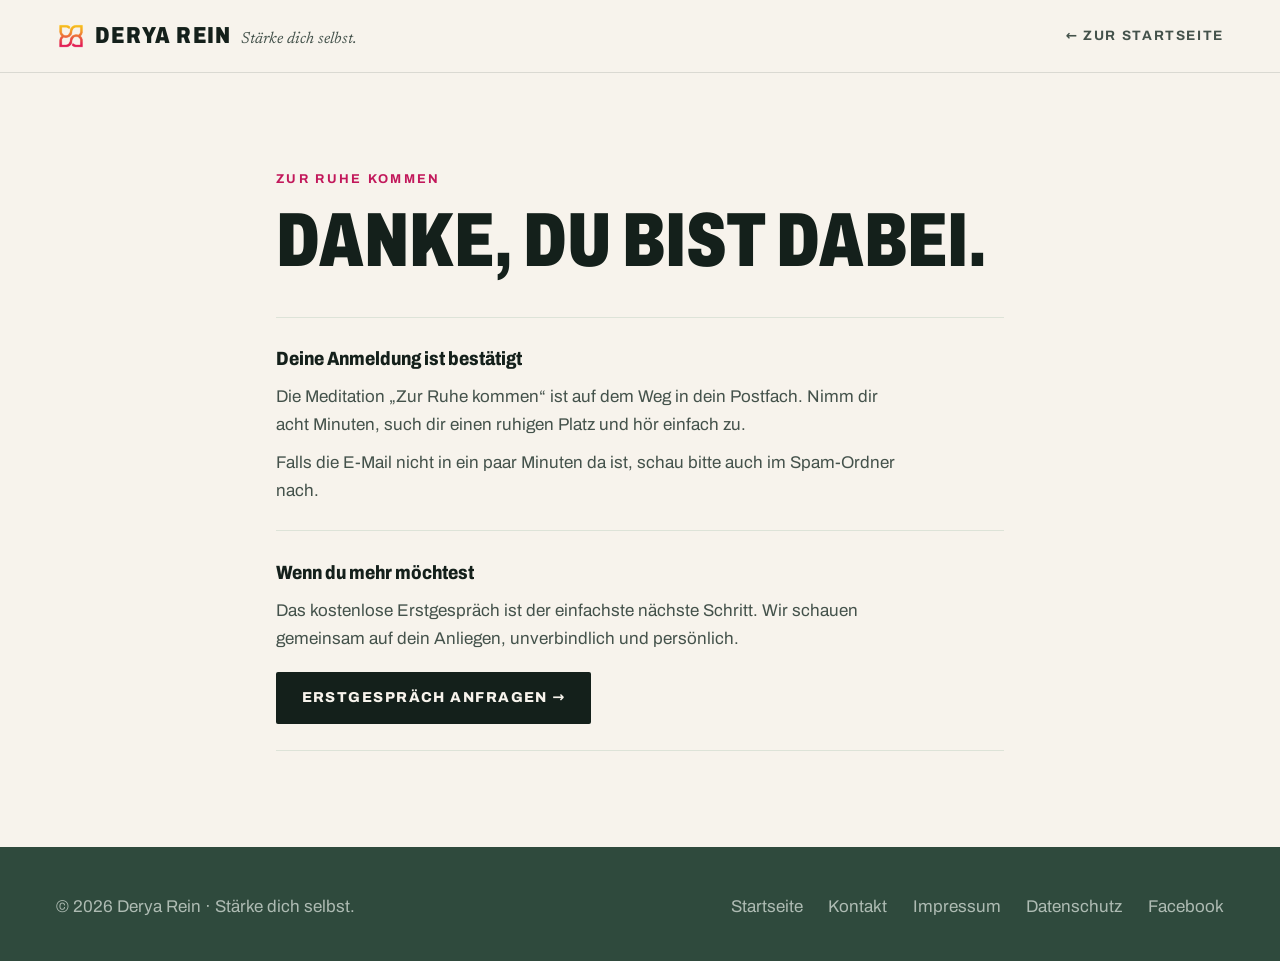
<file: bestaetigt.html>
<!DOCTYPE html>
<html lang="de">
<head>
<meta charset="UTF-8">
<meta name="viewport" content="width=device-width, initial-scale=1.0, viewport-fit=cover">
<title>Anmeldung bestätigt · Derya Rein</title>
<link rel="icon" href="favicon.ico" sizes="any">
<link rel="icon" type="image/png" sizes="32x32" href="assets/favicon-32.png">
<link rel="apple-touch-icon" href="assets/apple-touch-icon.png">
<meta name="theme-color" content="#F7F3EC">
<meta name="robots" content="noindex, follow">
<link rel="stylesheet" href="assets/fonts/fonts.css">
<style>
  /* Gleiche Tokens wie die Startseite: dunkle Kopf- und Fußzeile, heller Lesebereich. */
  :root{
    --night:#2F4A3D;
    --night-line:rgba(236,239,232,.14);
    --sage-2:#DDE3D8;
    --ink:#14201B;
    --ink-soft:#44524B;
    --paper:#F7F3EC;
    --accent:#C2185B;
    --on-night:#ECEFE8;
    --on-night-soft:#AEBBB3;
    --sun:#E9A23B;
    --sun-deep:#B8740F;
    --font-display:'Archivo', 'Arial Narrow', system-ui, sans-serif;
    --font-body:'Archivo', system-ui, -apple-system, 'Segoe UI', sans-serif;
    --font-voice:'Newsreader', Georgia, 'Times New Roman', serif;
    color-scheme:light;
  }
  *{box-sizing:border-box;}
  body{margin:0; background:var(--paper); color:var(--ink); font-family:var(--font-body); font-size:1.0625rem; line-height:1.65; -webkit-font-smoothing:antialiased;}
  a{color:var(--sun-deep);}
  :focus-visible{outline:3px solid var(--sun); outline-offset:3px; border-radius:4px;}
  .inner{max-width:1200px; margin:0 auto; padding-left:max(16px, env(safe-area-inset-left, 0px)); padding-right:max(16px, env(safe-area-inset-right, 0px));}

  .site-header{background:var(--night); color:var(--on-night); border-bottom:1px solid var(--night-line); padding-top:env(safe-area-inset-top, 0px);}
  .nav{display:flex; align-items:center; justify-content:space-between; gap:1rem; min-height:72px;}
  .wordmark{font-family:var(--font-display); font-weight:850; font-variation-settings:'wdth' 80; font-size:1.45rem; letter-spacing:.06em; text-transform:uppercase; text-decoration:none; color:var(--on-night); display:flex; align-items:baseline; gap:.55rem; white-space:nowrap;}
  .wordmark-logo{width:30px; height:30px; align-self:center; flex:none;}
  .wordmark small{font-family:var(--font-voice); font-style:italic; font-weight:400; text-transform:none; letter-spacing:0; font-size:1rem; color:var(--on-night-soft);}
  @media (max-width: 560px){ .wordmark small{display:none;} }
  .back{font-family:var(--font-display); font-weight:700; font-size:.85rem; letter-spacing:.12em; text-transform:uppercase; text-decoration:none; color:var(--on-night-soft); min-height:44px; display:inline-flex; align-items:center;}
  .back:hover{color:var(--on-night);}

  main{padding-block:clamp(3rem, 8vw, 6rem);}
  .legal{max-width:760px;}
  .eyebrow{font-family:var(--font-display); font-weight:700; font-size:.8rem; letter-spacing:.18em; text-transform:uppercase; color:var(--sun-deep); margin:0 0 1rem;}
  h1{font-family:var(--font-display); font-weight:850; font-variation-settings:'wdth' 72; text-transform:uppercase; font-size:clamp(2.6rem, 8vw, 4.8rem); line-height:.92; margin:0 0 2.5rem;}
  h2{font-family:var(--font-display); font-weight:800; font-variation-settings:'wdth' 85; font-size:1.2rem; margin:0 0 .5rem; color:var(--ink);}
  section{padding:1.6rem 0; border-top:1px solid var(--sage-2);}
  section:last-of-type{border-bottom:1px solid var(--sage-2);}
  p{margin:0; color:var(--ink-soft); max-width:62ch;}
  p + p{margin-top:.6rem;}
  address{font-style:normal; color:var(--ink);}
  .cta{display:inline-flex; align-items:center; min-height:52px; padding:0 1.6rem; background:var(--ink); color:var(--paper); text-decoration:none; font-family:var(--font-display); font-weight:800; letter-spacing:.1em; text-transform:uppercase; font-size:.9rem; border-radius:2px;}
  .cta:hover{background:#24342D;}
  .todo{background:#FCEBD0; color:var(--ink); padding:0 .25rem;}

  .site-footer{background:var(--night); color:var(--on-night-soft); padding-block:2.4rem calc(2rem + env(safe-area-inset-bottom, 0px));}
  .site-footer .inner{display:flex; flex-wrap:wrap; justify-content:space-between; gap:1rem 2rem; align-items:center;}
  .site-footer ul{list-style:none; margin:0; padding:0; display:flex; flex-wrap:wrap; gap:.4rem 1.6rem;}
  .site-footer a{color:var(--on-night-soft); text-decoration:none; min-height:44px; display:inline-flex; align-items:center;}
  .site-footer a:hover,.site-footer a[aria-current]{color:var(--on-night);}

  /* Helle Fassung: helle Kopfzeile, Magenta für Links und Kennzeilen, Fußzeile bleibt dunkel */
  a{color:var(--accent);}
  .eyebrow{color:var(--accent);}
  .site-header{background:var(--paper); color:var(--ink); border-bottom:1px solid rgba(27,42,36,.13);}
  .site-header .wordmark{color:var(--ink);}
  .site-header .wordmark small,.back{color:var(--ink-soft);}
  .back:hover{color:var(--ink);}
</style>
</head>
<body>

<header class="site-header">
  <div class="inner nav">
    <a class="wordmark" href="index.html"><img class="wordmark-logo" src="assets/logo.png" alt="" width="30" height="30">Derya Rein <small>Stärke dich selbst.</small></a>
    <a class="back" href="index.html">← Zur Startseite</a>
  </div>
</header>

<main>
  <div class="inner legal">
    <p class="eyebrow">Zur Ruhe kommen</p>
    <h1>Danke, du bist dabei.</h1>
    <section>
      <h2>Deine Anmeldung ist bestätigt</h2>
      <p>Die Meditation „Zur Ruhe kommen“ ist auf dem Weg in dein Postfach. Nimm dir acht Minuten, such dir einen ruhigen Platz und hör einfach zu.</p>
      <p>Falls die E-Mail nicht in ein paar Minuten da ist, schau bitte auch im Spam-Ordner nach.</p>
    </section>
    <section>
      <h2>Wenn du mehr möchtest</h2>
      <p>Das kostenlose Erstgespräch ist der einfachste nächste Schritt. Wir schauen gemeinsam auf dein Anliegen, unverbindlich und persönlich.</p>
      <p style="margin-top:1.2rem"><a class="cta" href="index.html#kontakt">Erstgespräch anfragen →</a></p>
    </section>
  </div>
</main>

<footer class="site-footer">
  <div class="inner">
    <span>© 2026 Derya Rein · Stärke dich selbst.</span>
    <nav aria-label="Fußzeile">
      <ul>
        <li><a href="index.html">Startseite</a></li>
        <li><a href="index.html#kontakt">Kontakt</a></li>
        <li><a href="impressum.html">Impressum</a></li>
        <li><a href="datenschutz.html">Datenschutz</a></li>
        <li><a href="https://www.facebook.com/profile.php?id=61560194550505" target="_blank" rel="noopener">Facebook</a></li>
      </ul>
    </nav>
  </div>
</footer>

</body>
</html>
</file>
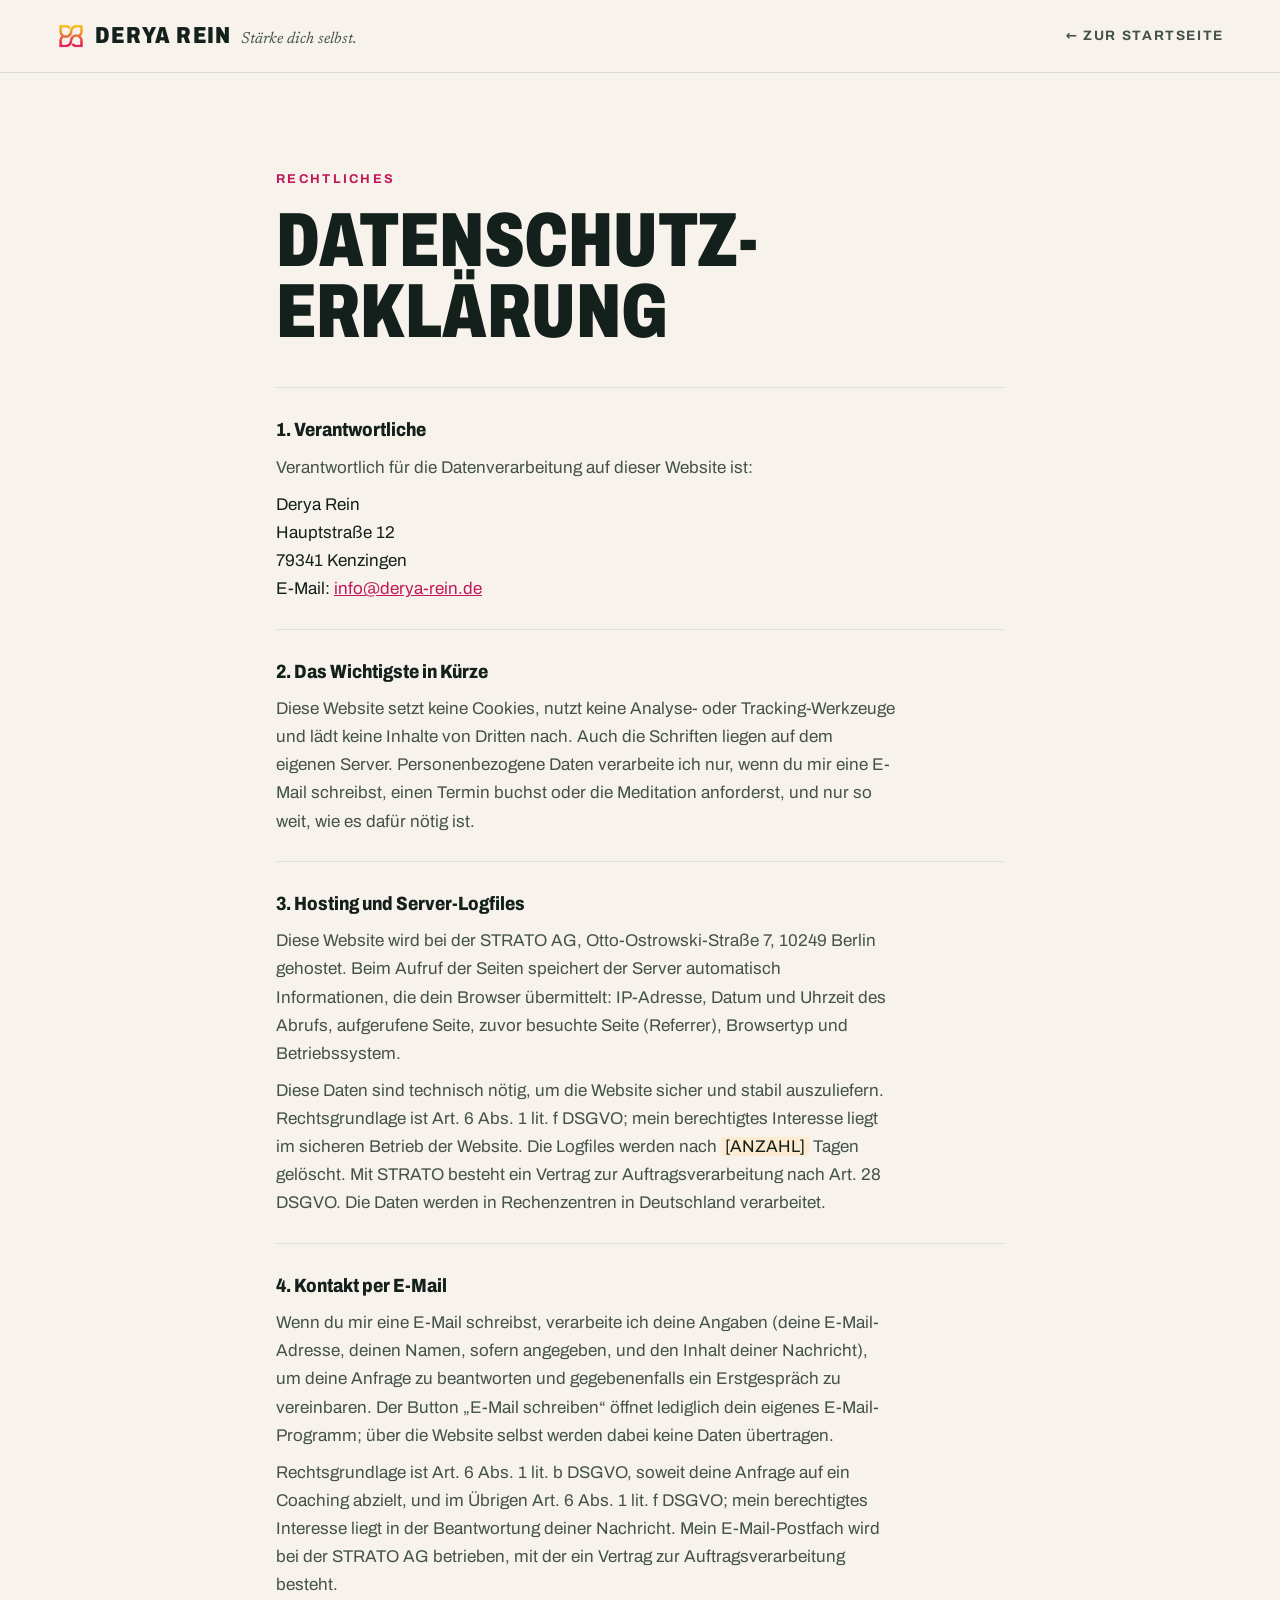
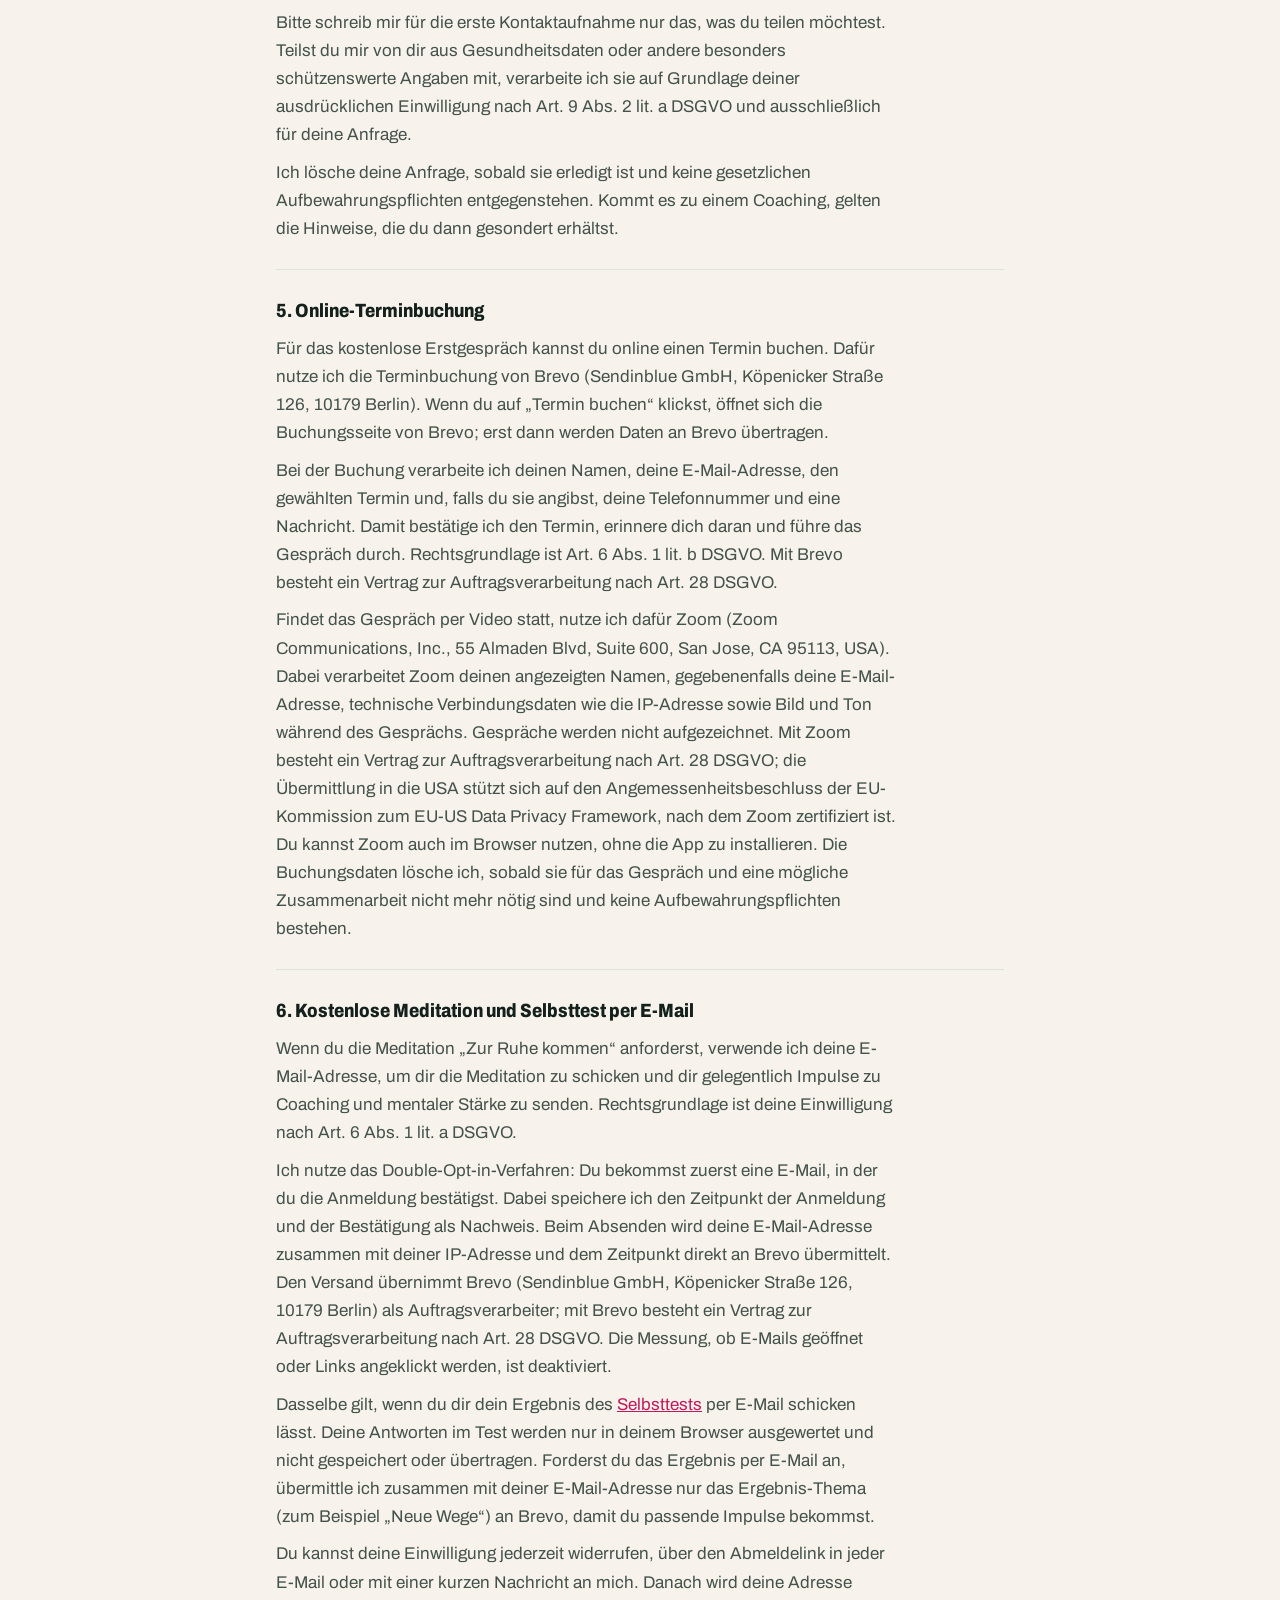
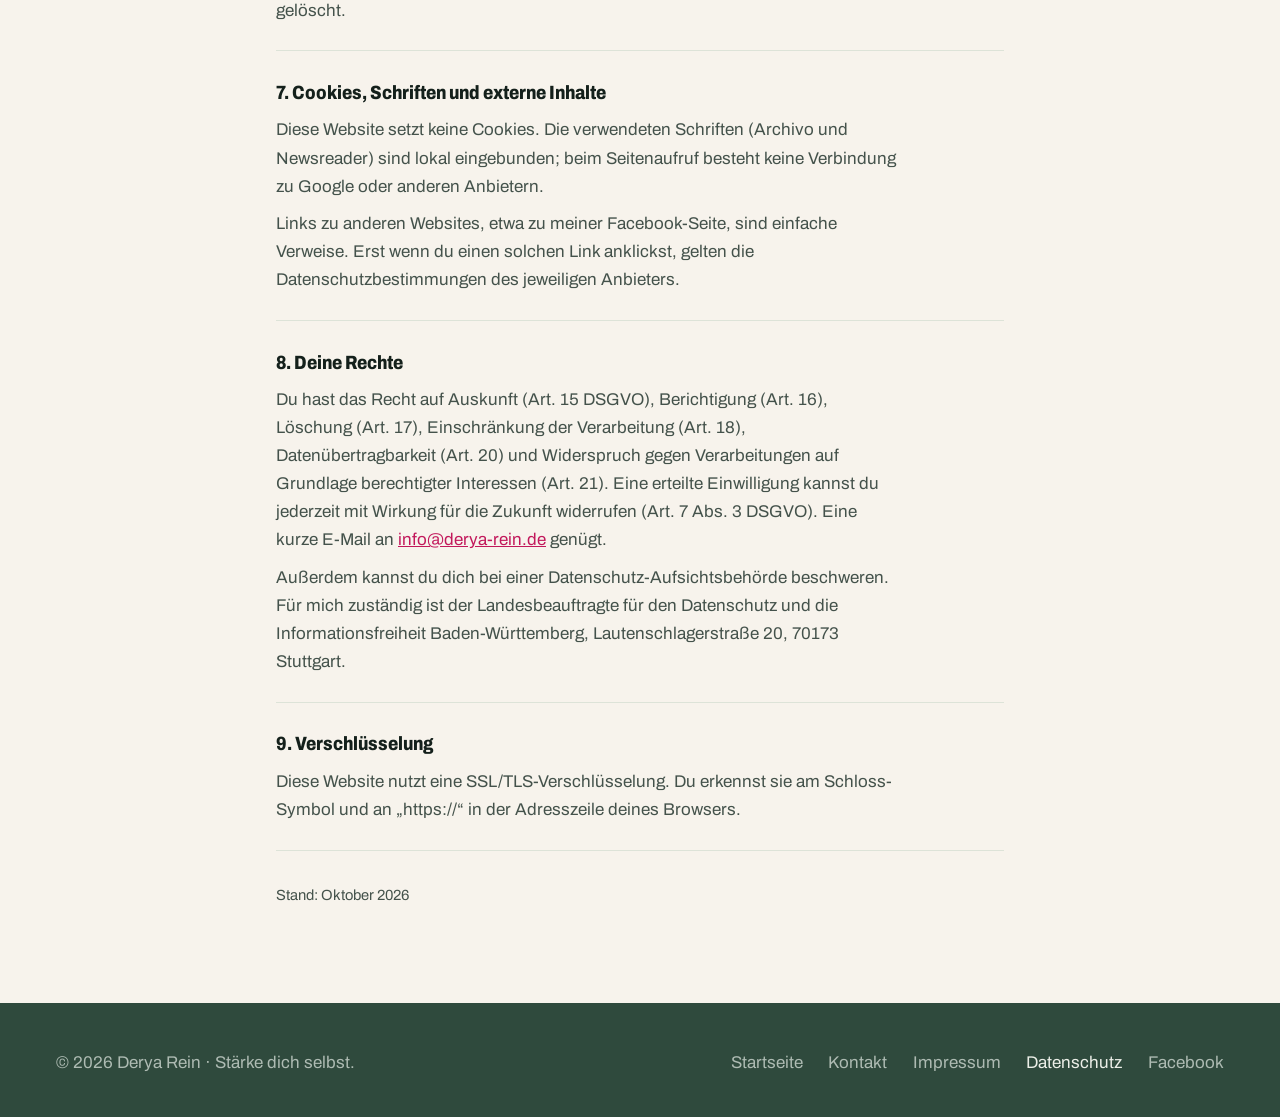
<file: datenschutz.html>
<!DOCTYPE html>
<html lang="de">
<head>
<meta charset="UTF-8">
<meta name="viewport" content="width=device-width, initial-scale=1.0, viewport-fit=cover">
<title>Datenschutz · Derya Rein</title>
<link rel="icon" href="favicon.ico" sizes="any">
<link rel="icon" type="image/png" sizes="32x32" href="assets/favicon-32.png">
<link rel="apple-touch-icon" href="assets/apple-touch-icon.png">
<meta name="theme-color" content="#F7F3EC">
<meta name="robots" content="noindex, follow">
<link rel="stylesheet" href="assets/fonts/fonts.css">
<style>
  /* Gleiche Tokens wie die Startseite: dunkle Kopf- und Fußzeile, heller Lesebereich. */
  :root{
    --night:#2F4A3D;
    --night-line:rgba(236,239,232,.14);
    --sage-2:#DDE3D8;
    --ink:#14201B;
    --ink-soft:#44524B;
    --paper:#F7F3EC;
    --accent:#C2185B;
    --on-night:#ECEFE8;
    --on-night-soft:#AEBBB3;
    --sun:#E9A23B;
    --sun-deep:#B8740F;
    --font-display:'Archivo', 'Arial Narrow', system-ui, sans-serif;
    --font-body:'Archivo', system-ui, -apple-system, 'Segoe UI', sans-serif;
    --font-voice:'Newsreader', Georgia, 'Times New Roman', serif;
    color-scheme:light;
  }
  *{box-sizing:border-box;}
  body{margin:0; background:var(--paper); color:var(--ink); font-family:var(--font-body); font-size:1.0625rem; line-height:1.65; -webkit-font-smoothing:antialiased;}
  a{color:var(--sun-deep);}
  :focus-visible{outline:3px solid var(--sun); outline-offset:3px; border-radius:4px;}
  .inner{max-width:1200px; margin:0 auto; padding-left:max(16px, env(safe-area-inset-left, 0px)); padding-right:max(16px, env(safe-area-inset-right, 0px));}

  .site-header{background:var(--night); color:var(--on-night); border-bottom:1px solid var(--night-line); padding-top:env(safe-area-inset-top, 0px);}
  .nav{display:flex; align-items:center; justify-content:space-between; gap:1rem; min-height:72px;}
  .wordmark{font-family:var(--font-display); font-weight:850; font-variation-settings:'wdth' 80; font-size:1.45rem; letter-spacing:.06em; text-transform:uppercase; text-decoration:none; color:var(--on-night); display:flex; align-items:baseline; gap:.55rem; white-space:nowrap;}
  .wordmark-logo{width:30px; height:30px; align-self:center; flex:none;}
  .wordmark small{font-family:var(--font-voice); font-style:italic; font-weight:400; text-transform:none; letter-spacing:0; font-size:1rem; color:var(--on-night-soft);}
  @media (max-width: 560px){ .wordmark small{display:none;} }
  .back{font-family:var(--font-display); font-weight:700; font-size:.85rem; letter-spacing:.12em; text-transform:uppercase; text-decoration:none; color:var(--on-night-soft); min-height:44px; display:inline-flex; align-items:center;}
  .back:hover{color:var(--on-night);}

  main{padding-block:clamp(3rem, 8vw, 6rem);}
  .legal{max-width:760px;}
  .eyebrow{font-family:var(--font-display); font-weight:700; font-size:.8rem; letter-spacing:.18em; text-transform:uppercase; color:var(--sun-deep); margin:0 0 1rem;}
  h1{font-family:var(--font-display); font-weight:850; font-variation-settings:'wdth' 72; text-transform:uppercase; font-size:clamp(2.6rem, 8vw, 4.8rem); line-height:.92; margin:0 0 2.5rem;}
  h2{font-family:var(--font-display); font-weight:800; font-variation-settings:'wdth' 85; font-size:1.2rem; margin:0 0 .5rem; color:var(--ink);}
  section{padding:1.6rem 0; border-top:1px solid var(--sage-2);}
  section:last-of-type{border-bottom:1px solid var(--sage-2);}
  p{margin:0; color:var(--ink-soft); max-width:62ch;}
  p + p{margin-top:.6rem;}
  address{font-style:normal; color:var(--ink); margin-top:.6rem;}
  .todo{background:#FCEBD0; color:var(--ink); padding:0 .25rem;}

  .site-footer{background:var(--night); color:var(--on-night-soft); padding-block:2.4rem calc(2rem + env(safe-area-inset-bottom, 0px));}
  .site-footer .inner{display:flex; flex-wrap:wrap; justify-content:space-between; gap:1rem 2rem; align-items:center;}
  .site-footer ul{list-style:none; margin:0; padding:0; display:flex; flex-wrap:wrap; gap:.4rem 1.6rem;}
  .site-footer a{color:var(--on-night-soft); text-decoration:none; min-height:44px; display:inline-flex; align-items:center;}
  .site-footer a:hover,.site-footer a[aria-current]{color:var(--on-night);}

  /* Helle Fassung: helle Kopfzeile, Magenta für Links und Kennzeilen, Fußzeile bleibt dunkel */
  a{color:var(--accent);}
  .eyebrow{color:var(--accent);}
  .site-header{background:var(--paper); color:var(--ink); border-bottom:1px solid rgba(27,42,36,.13);}
  .site-header .wordmark{color:var(--ink);}
  .site-header .wordmark small,.back{color:var(--ink-soft);}
  .back:hover{color:var(--ink);}
</style>
</head>
<body>

<header class="site-header">
  <div class="inner nav">
    <a class="wordmark" href="index.html"><img class="wordmark-logo" src="assets/logo.png" alt="" width="30" height="30">Derya Rein <small>Stärke dich selbst.</small></a>
    <a class="back" href="index.html">← Zur Startseite</a>
  </div>
</header>

<main>
  <div class="inner legal">
    <p class="eyebrow">Rechtliches</p>
    <h1>Datenschutz&shy;erklärung</h1>

    <section>
      <h2>1. Verantwortliche</h2>
      <p>Verantwortlich für die Datenverarbeitung auf dieser Website ist:</p>
      <address>
        Derya Rein<br>
        Hauptstraße 12<br>
        79341 Kenzingen<br>
        E-Mail: <a href="mailto:info@derya-rein.de">info@derya-rein.de</a>
      </address>
    </section>

    <section>
      <h2>2. Das Wichtigste in Kürze</h2>
      <p>Diese Website setzt keine Cookies, nutzt keine Analyse- oder Tracking-Werkzeuge und lädt keine Inhalte von Dritten nach. Auch die Schriften liegen auf dem eigenen Server. Personenbezogene Daten verarbeite ich nur, wenn du mir eine E-Mail schreibst, einen Termin buchst oder die Meditation anforderst, und nur so weit, wie es dafür nötig ist.</p>
    </section>

    <section>
      <h2>3. Hosting und Server-Logfiles</h2>
      <p>Diese Website wird bei der STRATO AG, Otto-Ostrowski-Straße 7, 10249 Berlin gehostet. Beim Aufruf der Seiten speichert der Server automatisch Informationen, die dein Browser übermittelt: IP-Adresse, Datum und Uhrzeit des Abrufs, aufgerufene Seite, zuvor besuchte Seite (Referrer), Browsertyp und Betriebssystem.</p>
      <p>Diese Daten sind technisch nötig, um die Website sicher und stabil auszuliefern. Rechtsgrundlage ist Art. 6 Abs. 1 lit. f DSGVO; mein berechtigtes Interesse liegt im sicheren Betrieb der Website. Die Logfiles werden nach <span class="todo">[ANZAHL]</span> Tagen gelöscht. Mit STRATO besteht ein Vertrag zur Auftragsverarbeitung nach Art. 28 DSGVO. Die Daten werden in Rechenzentren in Deutschland verarbeitet.</p>
    </section>

    <section>
      <h2>4. Kontakt per E-Mail</h2>
      <p>Wenn du mir eine E-Mail schreibst, verarbeite ich deine Angaben (deine E-Mail-Adresse, deinen Namen, sofern angegeben, und den Inhalt deiner Nachricht), um deine Anfrage zu beantworten und gegebenenfalls ein Erstgespräch zu vereinbaren. Der Button „E-Mail schreiben“ öffnet lediglich dein eigenes E-Mail-Programm; über die Website selbst werden dabei keine Daten übertragen.</p>
      <p>Rechtsgrundlage ist Art. 6 Abs. 1 lit. b DSGVO, soweit deine Anfrage auf ein Coaching abzielt, und im Übrigen Art. 6 Abs. 1 lit. f DSGVO; mein berechtigtes Interesse liegt in der Beantwortung deiner Nachricht. Mein E-Mail-Postfach wird bei der STRATO AG betrieben, mit der ein Vertrag zur Auftragsverarbeitung besteht.</p>
      <p>Bitte schreib mir für die erste Kontaktaufnahme nur das, was du teilen möchtest. Teilst du mir von dir aus Gesundheitsdaten oder andere besonders schützenswerte Angaben mit, verarbeite ich sie auf Grundlage deiner ausdrücklichen Einwilligung nach Art. 9 Abs. 2 lit. a DSGVO und ausschließlich für deine Anfrage.</p>
      <p>Ich lösche deine Anfrage, sobald sie erledigt ist und keine gesetzlichen Aufbewahrungspflichten entgegenstehen. Kommt es zu einem Coaching, gelten die Hinweise, die du dann gesondert erhältst.</p>
    </section>

    <section>
      <h2>5. Online-Terminbuchung</h2>
      <p>Für das kostenlose Erstgespräch kannst du online einen Termin buchen. Dafür nutze ich die Terminbuchung von Brevo (Sendinblue GmbH, Köpenicker Straße 126, 10179 Berlin). Wenn du auf „Termin buchen“ klickst, öffnet sich die Buchungsseite von Brevo; erst dann werden Daten an Brevo übertragen.</p>
      <p>Bei der Buchung verarbeite ich deinen Namen, deine E-Mail-Adresse, den gewählten Termin und, falls du sie angibst, deine Telefonnummer und eine Nachricht. Damit bestätige ich den Termin, erinnere dich daran und führe das Gespräch durch. Rechtsgrundlage ist Art. 6 Abs. 1 lit. b DSGVO. Mit Brevo besteht ein Vertrag zur Auftragsverarbeitung nach Art. 28 DSGVO.</p>
      <p>Findet das Gespräch per Video statt, nutze ich dafür Zoom (Zoom Communications, Inc., 55 Almaden Blvd, Suite 600, San Jose, CA 95113, USA). Dabei verarbeitet Zoom deinen angezeigten Namen, gegebenenfalls deine E-Mail-Adresse, technische Verbindungsdaten wie die IP-Adresse sowie Bild und Ton während des Gesprächs. Gespräche werden nicht aufgezeichnet. Mit Zoom besteht ein Vertrag zur Auftragsverarbeitung nach Art. 28 DSGVO; die Übermittlung in die USA stützt sich auf den Angemessenheitsbeschluss der EU-Kommission zum EU-US Data Privacy Framework, nach dem Zoom zertifiziert ist. Du kannst Zoom auch im Browser nutzen, ohne die App zu installieren. Die Buchungsdaten lösche ich, sobald sie für das Gespräch und eine mögliche Zusammenarbeit nicht mehr nötig sind und keine Aufbewahrungspflichten bestehen.</p>
    </section>

    <section>
      <h2>6. Kostenlose Meditation und Selbsttest per E-Mail</h2>
      <p>Wenn du die Meditation „Zur Ruhe kommen“ anforderst, verwende ich deine E-Mail-Adresse, um dir die Meditation zu schicken und dir gelegentlich Impulse zu Coaching und mentaler Stärke zu senden. Rechtsgrundlage ist deine Einwilligung nach Art. 6 Abs. 1 lit. a DSGVO.</p>
      <p>Ich nutze das Double-Opt-in-Verfahren: Du bekommst zuerst eine E-Mail, in der du die Anmeldung bestätigst. Dabei speichere ich den Zeitpunkt der Anmeldung und der Bestätigung als Nachweis. Beim Absenden wird deine E-Mail-Adresse zusammen mit deiner IP-Adresse und dem Zeitpunkt direkt an Brevo übermittelt. Den Versand übernimmt Brevo (Sendinblue GmbH, Köpenicker Straße 126, 10179 Berlin) als Auftragsverarbeiter; mit Brevo besteht ein Vertrag zur Auftragsverarbeitung nach Art. 28 DSGVO. Die Messung, ob E-Mails geöffnet oder Links angeklickt werden, ist deaktiviert.</p>
      <p>Dasselbe gilt, wenn du dir dein Ergebnis des <a href="selbsttest.html">Selbsttests</a> per E-Mail schicken lässt. Deine Antworten im Test werden nur in deinem Browser ausgewertet und nicht gespeichert oder übertragen. Forderst du das Ergebnis per E-Mail an, übermittle ich zusammen mit deiner E-Mail-Adresse nur das Ergebnis-Thema (zum Beispiel „Neue Wege“) an Brevo, damit du passende Impulse bekommst.</p>
      <p>Du kannst deine Einwilligung jederzeit widerrufen, über den Abmeldelink in jeder E-Mail oder mit einer kurzen Nachricht an mich. Danach wird deine Adresse gelöscht.</p>
    </section>

    <section>
      <h2>7. Cookies, Schriften und externe Inhalte</h2>
      <p>Diese Website setzt keine Cookies. Die verwendeten Schriften (Archivo und Newsreader) sind lokal eingebunden; beim Seitenaufruf besteht keine Verbindung zu Google oder anderen Anbietern.</p>
      <p>Links zu anderen Websites, etwa zu meiner Facebook-Seite, sind einfache Verweise. Erst wenn du einen solchen Link anklickst, gelten die Datenschutzbestimmungen des jeweiligen Anbieters.</p>
    </section>

    <section>
      <h2>8. Deine Rechte</h2>
      <p>Du hast das Recht auf Auskunft (Art. 15 DSGVO), Berichtigung (Art. 16), Löschung (Art. 17), Einschränkung der Verarbeitung (Art. 18), Datenübertragbarkeit (Art. 20) und Widerspruch gegen Verarbeitungen auf Grundlage berechtigter Interessen (Art. 21). Eine erteilte Einwilligung kannst du jederzeit mit Wirkung für die Zukunft widerrufen (Art. 7 Abs. 3 DSGVO). Eine kurze E-Mail an <a href="mailto:info@derya-rein.de">info@derya-rein.de</a> genügt.</p>
      <p>Außerdem kannst du dich bei einer Datenschutz-Aufsichtsbehörde beschweren. Für mich zuständig ist der Landesbeauftragte für den Datenschutz und die Informationsfreiheit Baden-Württemberg, Lautenschlagerstraße 20, 70173 Stuttgart.</p>
    </section>

    <section>
      <h2>9. Verschlüsselung</h2>
      <p>Diese Website nutzt eine SSL/TLS-Verschlüsselung. Du erkennst sie am Schloss-Symbol und an „https://“ in der Adresszeile deines Browsers.</p>
    </section>

    <p style="margin-top:2rem; font-size:.92rem">Stand: Oktober 2026</p>
  </div>
</main>

<footer class="site-footer">
  <div class="inner">
    <span>© 2026 Derya Rein · Stärke dich selbst.</span>
    <nav aria-label="Fußzeile">
      <ul>
        <li><a href="index.html">Startseite</a></li>
        <li><a href="index.html#kontakt">Kontakt</a></li>
        <li><a href="impressum.html">Impressum</a></li>
        <li><a href="datenschutz.html" aria-current="page">Datenschutz</a></li>
        <li><a href="https://www.facebook.com/profile.php?id=61560194550505" target="_blank" rel="noopener">Facebook</a></li>
      </ul>
    </nav>
  </div>
</footer>

</body>
</html>
</file>
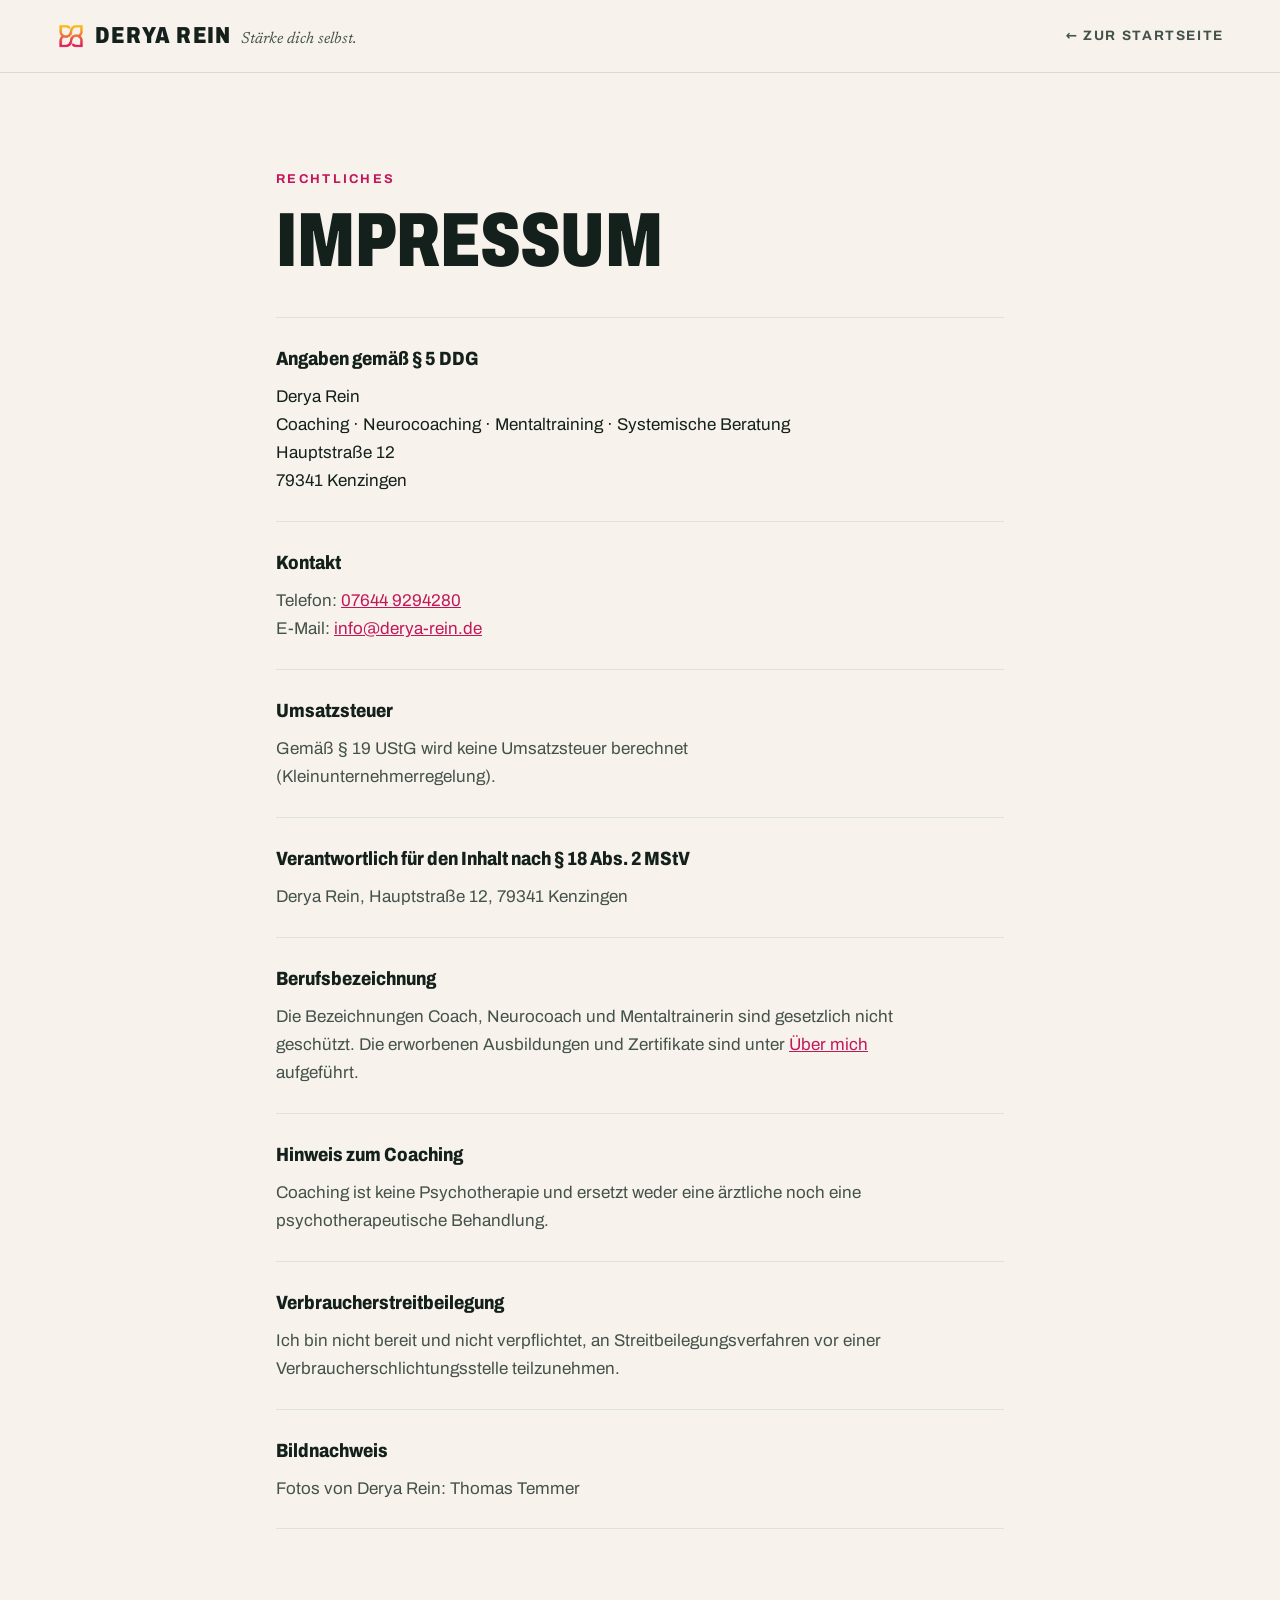
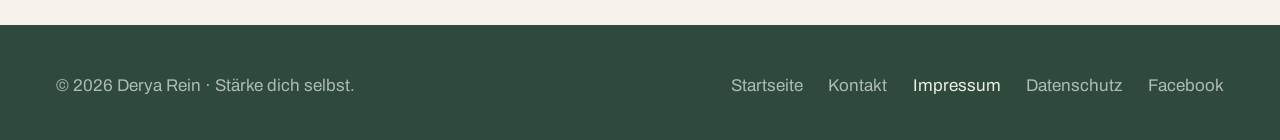
<file: impressum.html>
<!DOCTYPE html>
<html lang="de">
<head>
<meta charset="UTF-8">
<meta name="viewport" content="width=device-width, initial-scale=1.0, viewport-fit=cover">
<title>Impressum · Derya Rein</title>
<link rel="icon" href="favicon.ico" sizes="any">
<link rel="icon" type="image/png" sizes="32x32" href="assets/favicon-32.png">
<link rel="apple-touch-icon" href="assets/apple-touch-icon.png">
<meta name="theme-color" content="#F7F3EC">
<meta name="robots" content="noindex, follow">
<link rel="stylesheet" href="assets/fonts/fonts.css">
<style>
  /* Gleiche Tokens wie die Startseite: dunkle Kopf- und Fußzeile, heller Lesebereich. */
  :root{
    --night:#2F4A3D;
    --night-line:rgba(236,239,232,.14);
    --sage-2:#DDE3D8;
    --ink:#14201B;
    --ink-soft:#44524B;
    --paper:#F7F3EC;
    --accent:#C2185B;
    --on-night:#ECEFE8;
    --on-night-soft:#AEBBB3;
    --sun:#E9A23B;
    --sun-deep:#B8740F;
    --font-display:'Archivo', 'Arial Narrow', system-ui, sans-serif;
    --font-body:'Archivo', system-ui, -apple-system, 'Segoe UI', sans-serif;
    --font-voice:'Newsreader', Georgia, 'Times New Roman', serif;
    color-scheme:light;
  }
  *{box-sizing:border-box;}
  body{margin:0; background:var(--paper); color:var(--ink); font-family:var(--font-body); font-size:1.0625rem; line-height:1.65; -webkit-font-smoothing:antialiased;}
  a{color:var(--sun-deep);}
  :focus-visible{outline:3px solid var(--sun); outline-offset:3px; border-radius:4px;}
  .inner{max-width:1200px; margin:0 auto; padding-left:max(16px, env(safe-area-inset-left, 0px)); padding-right:max(16px, env(safe-area-inset-right, 0px));}

  .site-header{background:var(--night); color:var(--on-night); border-bottom:1px solid var(--night-line); padding-top:env(safe-area-inset-top, 0px);}
  .nav{display:flex; align-items:center; justify-content:space-between; gap:1rem; min-height:72px;}
  .wordmark{font-family:var(--font-display); font-weight:850; font-variation-settings:'wdth' 80; font-size:1.45rem; letter-spacing:.06em; text-transform:uppercase; text-decoration:none; color:var(--on-night); display:flex; align-items:baseline; gap:.55rem; white-space:nowrap;}
  .wordmark-logo{width:30px; height:30px; align-self:center; flex:none;}
  .wordmark small{font-family:var(--font-voice); font-style:italic; font-weight:400; text-transform:none; letter-spacing:0; font-size:1rem; color:var(--on-night-soft);}
  @media (max-width: 560px){ .wordmark small{display:none;} }
  .back{font-family:var(--font-display); font-weight:700; font-size:.85rem; letter-spacing:.12em; text-transform:uppercase; text-decoration:none; color:var(--on-night-soft); min-height:44px; display:inline-flex; align-items:center;}
  .back:hover{color:var(--on-night);}

  main{padding-block:clamp(3rem, 8vw, 6rem);}
  .legal{max-width:760px;}
  .eyebrow{font-family:var(--font-display); font-weight:700; font-size:.8rem; letter-spacing:.18em; text-transform:uppercase; color:var(--sun-deep); margin:0 0 1rem;}
  h1{font-family:var(--font-display); font-weight:850; font-variation-settings:'wdth' 72; text-transform:uppercase; font-size:clamp(2.6rem, 8vw, 4.8rem); line-height:.92; margin:0 0 2.5rem;}
  h2{font-family:var(--font-display); font-weight:800; font-variation-settings:'wdth' 85; font-size:1.2rem; margin:0 0 .5rem; color:var(--ink);}
  section{padding:1.6rem 0; border-top:1px solid var(--sage-2);}
  section:last-of-type{border-bottom:1px solid var(--sage-2);}
  p{margin:0; color:var(--ink-soft); max-width:62ch;}
  p + p{margin-top:.6rem;}
  address{font-style:normal; color:var(--ink);}
  .todo{background:#FCEBD0; color:var(--ink); padding:0 .25rem;}

  .site-footer{background:var(--night); color:var(--on-night-soft); padding-block:2.4rem calc(2rem + env(safe-area-inset-bottom, 0px));}
  .site-footer .inner{display:flex; flex-wrap:wrap; justify-content:space-between; gap:1rem 2rem; align-items:center;}
  .site-footer ul{list-style:none; margin:0; padding:0; display:flex; flex-wrap:wrap; gap:.4rem 1.6rem;}
  .site-footer a{color:var(--on-night-soft); text-decoration:none; min-height:44px; display:inline-flex; align-items:center;}
  .site-footer a:hover,.site-footer a[aria-current]{color:var(--on-night);}

  /* Helle Fassung: helle Kopfzeile, Magenta für Links und Kennzeilen, Fußzeile bleibt dunkel */
  a{color:var(--accent);}
  .eyebrow{color:var(--accent);}
  .site-header{background:var(--paper); color:var(--ink); border-bottom:1px solid rgba(27,42,36,.13);}
  .site-header .wordmark{color:var(--ink);}
  .site-header .wordmark small,.back{color:var(--ink-soft);}
  .back:hover{color:var(--ink);}
</style>
</head>
<body>

<header class="site-header">
  <div class="inner nav">
    <a class="wordmark" href="index.html"><img class="wordmark-logo" src="assets/logo.png" alt="" width="30" height="30">Derya Rein <small>Stärke dich selbst.</small></a>
    <a class="back" href="index.html">← Zur Startseite</a>
  </div>
</header>

<main>
  <div class="inner legal">
    <p class="eyebrow">Rechtliches</p>
    <h1>Impressum</h1>

    <section>
      <h2>Angaben gemäß § 5 DDG</h2>
      <address>
        Derya Rein<br>
        Coaching · Neurocoaching · Mentaltraining · Systemische Beratung<br>
        Hauptstraße 12<br>
        79341 Kenzingen
      </address>
    </section>

    <section>
      <h2>Kontakt</h2>
      <p>Telefon: <a href="tel:+4976449294280">07644 9294280</a><br>
      E-Mail: <a href="mailto:info@derya-rein.de">info@derya-rein.de</a></p>
    </section>

    <section>
      <h2>Umsatzsteuer</h2>
      <p>Gemäß § 19 UStG wird keine Umsatzsteuer berechnet (Kleinunternehmerregelung).</p>
    </section>

    <section>
      <h2>Verantwortlich für den Inhalt nach § 18 Abs. 2 MStV</h2>
      <p>Derya Rein, Hauptstraße 12, 79341 Kenzingen</p>
    </section>

    <section>
      <h2>Berufsbezeichnung</h2>
      <p>Die Bezeichnungen Coach, Neurocoach und Mentaltrainerin sind gesetzlich nicht geschützt. Die erworbenen Ausbildungen und Zertifikate sind unter <a href="index.html#ueber-mich">Über mich</a> aufgeführt.</p>
    </section>

    <section>
      <h2>Hinweis zum Coaching</h2>
      <p>Coaching ist keine Psychotherapie und ersetzt weder eine ärztliche noch eine psychotherapeutische Behandlung.</p>
    </section>

    <section>
      <h2>Verbraucherstreitbeilegung</h2>
      <p>Ich bin nicht bereit und nicht verpflichtet, an Streitbeilegungsverfahren vor einer Verbraucherschlichtungsstelle teilzunehmen.</p>
    </section>

    <section>
      <h2>Bildnachweis</h2>
      <p>Fotos von Derya Rein: Thomas Temmer</p>
    </section>
  </div>
</main>

<footer class="site-footer">
  <div class="inner">
    <span>© 2026 Derya Rein · Stärke dich selbst.</span>
    <nav aria-label="Fußzeile">
      <ul>
        <li><a href="index.html">Startseite</a></li>
        <li><a href="index.html#kontakt">Kontakt</a></li>
        <li><a href="impressum.html" aria-current="page">Impressum</a></li>
        <li><a href="datenschutz.html">Datenschutz</a></li>
        <li><a href="https://www.facebook.com/profile.php?id=61560194550505" target="_blank" rel="noopener">Facebook</a></li>
      </ul>
    </nav>
  </div>
</footer>

</body>
</html>
</file>
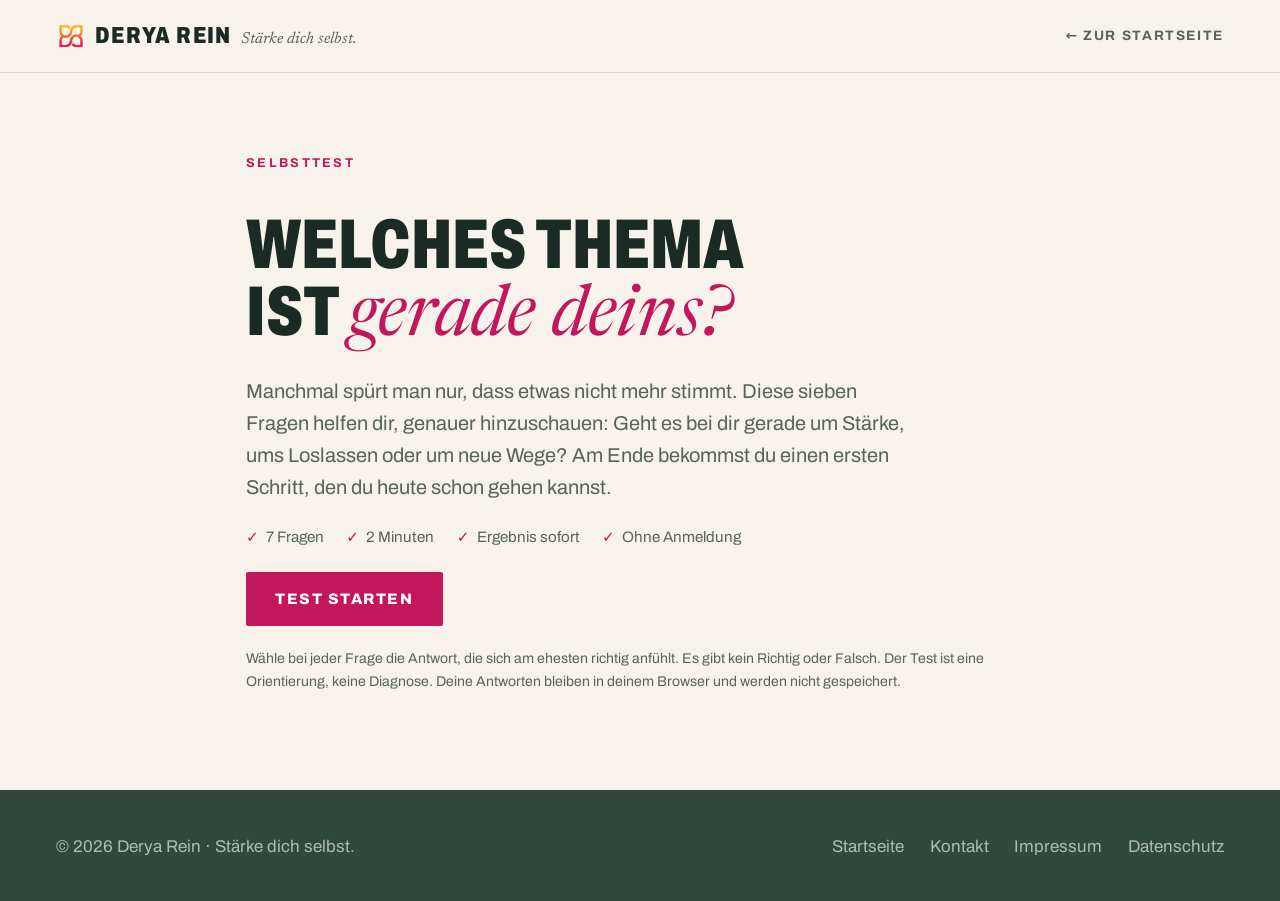
<file: selbsttest.html>
<!DOCTYPE html>
<html lang="de">
<head>
<meta charset="UTF-8">
<meta name="viewport" content="width=device-width, initial-scale=1.0, viewport-fit=cover">
<title>Selbsttest · Derya Rein</title>
<link rel="icon" href="favicon.ico" sizes="any">
<link rel="icon" type="image/png" sizes="32x32" href="assets/favicon-32.png">
<link rel="apple-touch-icon" href="assets/apple-touch-icon.png">
<meta name="theme-color" content="#F7F3EC">
<link rel="canonical" href="https://derya-rein.de/selbsttest.html">
<meta property="og:type" content="website">
<meta property="og:site_name" content="Derya Rein">
<meta property="og:locale" content="de_DE">
<meta property="og:url" content="https://derya-rein.de/selbsttest.html">
<meta property="og:title" content="Selbsttest: Welches Thema ist gerade deins?">
<meta property="og:description" content="7 Fragen, 2 Minuten: Finde heraus, ob es bei dir gerade um Stärke, Loslassen oder neue Wege geht – mit einem ersten Schritt für heute.">
<meta property="og:image" content="https://derya-rein.de/assets/og-image.jpg">
<meta property="og:image:width" content="1200">
<meta property="og:image:height" content="630">
<meta property="og:image:alt" content="Derya Rein: Raus aus alten Mustern. Rein in deine Kraft.">
<meta name="twitter:card" content="summary_large_image">
<meta name="description" content="Welches Thema ist gerade deins? 7 Fragen, 2 Minuten: Finde heraus, ob es bei dir um Stärke, Loslassen oder neue Wege geht – mit einem ersten Schritt für heute.">
<link rel="stylesheet" href="assets/fonts/fonts.css">
<style>
  /* Gleiche Tokens wie die Startseite. Eine Frage pro Bildschirm, große Antwortflächen. */
  :root{
    --night:#F7F3EC;
    --night-2:#FFFFFF;
    --night-line:rgba(27,42,36,.13);
    --sage:#ECEFE8;
    --ink:#14201B;
    --ink-soft:#44524B;
    --paper:#F7F8F4;
    --on-night:#1B2A24;
    --on-night-soft:#56645C;
    --sun:#E9A23B;
    --accent:#C2185B;
    --apricot:#FAE5CF;
    --sun-deep:#B8740F;
    --font-display:'Archivo', 'Arial Narrow', system-ui, sans-serif;
    --font-body:'Archivo', system-ui, -apple-system, 'Segoe UI', sans-serif;
    --font-voice:'Newsreader', Georgia, 'Times New Roman', serif;
    color-scheme:light;
  }
  *{box-sizing:border-box;}
  body{margin:0; background:var(--night); color:var(--on-night); font-family:var(--font-body); font-size:1.0625rem; line-height:1.6; -webkit-font-smoothing:antialiased;}
  a{color:inherit;}
  :focus-visible{outline:3px solid var(--sun); outline-offset:3px; border-radius:4px;}
  @media (prefers-reduced-motion: reduce){ *{transition:none !important; animation:none !important;} }
  .inner{max-width:820px; margin:0 auto; padding-left:max(16px, env(safe-area-inset-left, 0px)); padding-right:max(16px, env(safe-area-inset-right, 0px));}

  .site-header{border-bottom:1px solid var(--night-line); padding-top:env(safe-area-inset-top, 0px);}
  .nav{display:flex; align-items:center; justify-content:space-between; gap:1rem; min-height:72px; max-width:1200px;}
  .wordmark{font-family:var(--font-display); font-weight:850; font-variation-settings:'wdth' 80; font-size:1.45rem; letter-spacing:.06em; text-transform:uppercase; text-decoration:none; display:flex; align-items:baseline; gap:.55rem; white-space:nowrap;}
  .wordmark-logo{width:30px; height:30px; align-self:center; flex:none;}
  .wordmark small{font-family:var(--font-voice); font-style:italic; font-weight:400; text-transform:none; letter-spacing:0; font-size:1rem; color:var(--on-night-soft);}
  @media (max-width: 560px){ .wordmark small{display:none;} }
  .back{font-family:var(--font-display); font-weight:700; font-size:.85rem; letter-spacing:.12em; text-transform:uppercase; text-decoration:none; color:var(--on-night-soft); min-height:44px; display:inline-flex; align-items:center;}
  .back:hover{color:var(--on-night);}

  main{padding-block:clamp(2.5rem, 7vw, 5rem) clamp(3rem, 8vw, 6rem);}
  .eyebrow{font-family:var(--font-display); font-weight:700; font-size:.8rem; letter-spacing:.18em; text-transform:uppercase; color:var(--sun); margin:0 0 1rem;}
  h1,h2,h3{font-family:var(--font-display); text-wrap:balance; margin:0;}
  .display{font-weight:850; font-variation-settings:'wdth' 72; text-transform:uppercase; line-height:.95;}
  .h-l{font-size:clamp(2.4rem, 7vw, 4.4rem);}
  .h-m{font-size:clamp(1.7rem, 4.5vw, 2.6rem);}
  .voice{font-family:var(--font-voice); font-style:italic; font-weight:400; text-transform:none;}
  .lead{font-size:clamp(1.1rem, 1.6vw, 1.25rem); color:var(--on-night-soft); margin:0; max-width:60ch;}
  .stack{display:flex; flex-direction:column; gap:1.4rem;}

  .btn{display:inline-flex; align-items:center; justify-content:center; gap:.6rem; min-height:54px; padding:0 1.7rem; font-family:var(--font-display); font-weight:800; font-size:.95rem; letter-spacing:.1em; text-transform:uppercase; text-decoration:none; border-radius:2px; border:2px solid transparent; cursor:pointer; transition:background .2s ease, transform .2s ease;}
  .btn:hover{transform:translateY(-2px);}
  .btn--sun{background:var(--sun); color:var(--night);}
  .btn--sun:hover{background:#F3B658;}
  .btn--ghost{border-color:var(--accent); color:var(--accent); background:transparent;}  /* Nebenaktion */
  .btn--ghost:hover{background:var(--accent); color:#FFFFFF;}
  .btn-row{display:flex; flex-wrap:wrap; gap:.9rem; align-items:center;}
  .facts{display:flex; flex-wrap:wrap; gap:.4rem 1.4rem; margin:0; padding:0; list-style:none; color:var(--on-night-soft); font-size:.95rem;}
  .facts li::before{content:"✓"; color:var(--sun); margin-right:.45rem; font-weight:700;}
  .small{font-size:.88rem; color:var(--on-night-soft); margin:0;}

  /* Fortschritt */
  .progress{display:flex; align-items:center; gap:1rem; margin-bottom:2rem;}
  .progress-track{flex:1; height:6px; background:var(--night-2); border-radius:999px; overflow:hidden;}
  .progress-fill{height:100%; width:0; background:var(--sun); transition:width .3s ease;}
  .progress-label{font-family:var(--font-display); font-weight:800; font-size:.85rem; letter-spacing:.1em; color:var(--on-night-soft); font-variant-numeric:tabular-nums; white-space:nowrap;}

  /* Antworten */
  .question{font-family:var(--font-display); font-weight:850; font-variation-settings:'wdth' 80; font-size:clamp(1.6rem, 4.5vw, 2.4rem); line-height:1.1; margin:0 0 1.8rem;}
  .answers{display:flex; flex-direction:column; gap:.8rem; margin:0; padding:0; border:0;}
  .answer{
    display:block; width:100%; text-align:left; cursor:pointer;
    font:inherit; font-size:1.1rem; line-height:1.45; color:var(--on-night);
    background:var(--night-2); border:1px solid var(--night-line); border-radius:2px;
    padding:1.1rem 1.3rem; min-height:60px; transition:border-color .15s ease, background .15s ease;
  }
  .answer:hover{border-color:var(--sun);}
  .answer[aria-pressed="true"]{border-color:var(--sun); background:#2A2615;}
  .q-nav{display:flex; justify-content:space-between; align-items:center; margin-top:1.6rem; gap:1rem;}
  .link-btn{background:none; border:0; color:var(--on-night-soft); font:inherit; font-size:.95rem; cursor:pointer; min-height:44px; padding:0; display:inline-flex; align-items:center; text-decoration:underline; text-underline-offset:4px;}
  .link-btn:hover{color:var(--on-night);}
  .link-btn[hidden]{display:none;}

  /* Ergebnis */
  .result-card{background:var(--apricot); color:var(--night); padding:clamp(1.6rem, 4vw, 2.4rem); display:flex; flex-direction:column; gap:1rem;}
  .result-card .eyebrow{color:var(--night);}
  .result-card .quote{font-family:var(--font-voice); font-style:italic; font-size:1.4rem; line-height:1.35; margin:0;}
  .result-card p{margin:0; color:var(--on-night-soft); max-width:62ch;}
  .second{font-size:.95rem;}
  .step{background:var(--night-2); border:1px solid var(--night-line); padding:1.6rem; display:flex; flex-direction:column; gap:.6rem;}
  .step h3{font-weight:850; font-variation-settings:'wdth' 80; text-transform:uppercase; font-size:1.3rem;}
  .step p{margin:0; color:var(--on-night-soft);}
  .next{display:grid; grid-template-columns:repeat(2, minmax(0, 1fr)); gap:1.2rem;}
  @media (max-width: 720px){ .next{grid-template-columns:1fr;} }
  .next > div{background:var(--night-2); border:1px solid var(--night-line); padding:1.6rem; display:flex; flex-direction:column; gap:.9rem; min-width:0;}
  .next h3{font-weight:850; font-variation-settings:'wdth' 80; text-transform:uppercase; font-size:1.3rem;}
  .next p{margin:0; color:var(--on-night-soft);}
  .next .btn{margin-top:auto; align-self:flex-start;}
  .field{display:flex; flex-direction:column; gap:.4rem;}
  .field label{font-weight:700; font-size:.88rem;}
  .field input{font:inherit; color:var(--ink); background:#FFFFFF; border:1px solid #9AA79F; border-radius:2px; padding:.8rem .9rem; min-height:52px; width:100%;}
  .hp{position:absolute; left:-9999px; width:1px; height:1px; opacity:0;}
  .form-status{margin:0; font-size:.92rem;}
  .form-status:empty{display:none;}
  .form-status.is-shown{padding:.7rem .9rem; border:1px dashed currentColor;}
  .consent{margin:0; font-size:.82rem; line-height:1.5; color:var(--on-night-soft);}

  [hidden]{display:none !important;}

  .site-footer{border-top:1px solid var(--night-line); color:var(--on-night-soft); padding-block:2.2rem calc(2rem + env(safe-area-inset-bottom, 0px));}
  .site-footer .inner{max-width:1200px; display:flex; flex-wrap:wrap; justify-content:space-between; gap:1rem 2rem; align-items:center;}
  .site-footer ul{list-style:none; margin:0; padding:0; display:flex; flex-wrap:wrap; gap:.4rem 1.6rem;}
  .site-footer a{color:var(--on-night-soft); text-decoration:none; min-height:44px; display:inline-flex; align-items:center;}
  .site-footer a:hover{color:var(--on-night);}

  /* Helle Fassung */
  .eyebrow{color:var(--accent);}
  .facts li::before{color:var(--accent);}
  .progress-track{background:#E6E1D6;}
  .progress-fill{background:var(--accent);}
  .btn--sun{background:var(--accent); color:#FFFFFF;}
  .btn--sun:hover{background:#A3124B;}
  .answer:hover{border-color:var(--accent);}
  .answer[aria-pressed="true"]{border-color:var(--accent); background:#FBE9F0;}
  .result-card{color:#1B2A24;}
  .result-card .eyebrow,.result-card h2{color:var(--accent);}
  .result-card .quote{color:#1B2A24;}
  .result-card .btn--sun{background:#1B2A24;}
  .site-footer{--night:#2F4A3D; --night-2:#2F4A3D; --night-line:rgba(236,239,232,.18); --on-night:#ECEFE8; --on-night-soft:#AEBBB3; --accent:#E9A23B; background:#2F4A3D; border-top:0; color:var(--on-night-soft);}
</style>
</head>
<body>

<header class="site-header">
  <div class="inner nav">
    <a class="wordmark" href="index.html"><img class="wordmark-logo" src="assets/logo.png" alt="" width="30" height="30">Derya Rein <small>Stärke dich selbst.</small></a>
    <a class="back" href="index.html">← Zur Startseite</a>
  </div>
</header>

<main>
  <div class="inner">

    <!-- Start -->
    <section id="intro" class="stack" aria-labelledby="intro-title">
      <p class="eyebrow">Selbsttest</p>
      <h1 class="display h-l" id="intro-title">Welches Thema ist <span class="voice" style="color:var(--accent)">gerade deins?</span></h1>
      <p class="lead">Manchmal spürt man nur, dass etwas nicht mehr stimmt. Diese sieben Fragen helfen dir, genauer hinzuschauen: Geht es bei dir gerade um Stärke, ums Loslassen oder um neue Wege? Am Ende bekommst du einen ersten Schritt, den du heute schon gehen kannst.</p>
      <ul class="facts"><li>7 Fragen</li><li>2 Minuten</li><li>Ergebnis sofort</li><li>Ohne Anmeldung</li></ul>
      <div class="btn-row"><button class="btn btn--sun" type="button" id="start">Test starten</button></div>
      <p class="small">Wähle bei jeder Frage die Antwort, die sich am ehesten richtig anfühlt. Es gibt kein Richtig oder Falsch. Der Test ist eine Orientierung, keine Diagnose. Deine Antworten bleiben in deinem Browser und werden nicht gespeichert.</p>
    </section>

    <!-- Fragen -->
    <section id="quiz" hidden aria-live="polite">
      <div class="progress">
        <div class="progress-track" aria-hidden="true"><div class="progress-fill" id="progress-fill"></div></div>
        <span class="progress-label" id="progress-label">Frage 1 von 7</span>
      </div>
      <h2 class="question" id="question" tabindex="-1"></h2>
      <fieldset class="answers" id="answers" aria-labelledby="question"></fieldset>
      <div class="q-nav">
        <button class="link-btn" type="button" id="prev">← Zurück</button>
        <span></span>
      </div>
    </section>

    <!-- Ergebnis -->
    <section id="result" class="stack" hidden aria-labelledby="result-title">
      <div class="result-card">
        <p class="eyebrow">Dein Thema gerade</p>
        <h2 class="display h-l" id="result-title" tabindex="-1"></h2>
        <p class="quote" id="result-quote"></p>
        <p id="result-text"></p>
        <p class="second" id="result-second" hidden></p>
      </div>

      <div class="step">
        <h3>Ein erster Schritt für heute</h3>
        <p id="result-step"></p>
      </div>

      <div class="next">
        <div>
          <h3>Lass uns darüber sprechen</h3>
          <p>Im kostenlosen Erstgespräch schauen wir gemeinsam auf dein Thema. 20 Minuten, am Telefon oder per Video, ohne Verkaufsdruck.</p>
          <a class="btn btn--sun" href="index.html#kontakt" data-book>Erstgespräch buchen</a>
        </div>
        <div>
          <h3>Ergebnis per E-Mail</h3>
          <p>Ich schicke dir dein Ergebnis, die Meditation „Zur Ruhe kommen“ und ein paar Impulse zu deinem Thema.</p>
          <form id="result-form" method="POST" action="" novalidate style="display:flex; flex-direction:column; gap:.8rem">
            <div class="field">
              <label for="r-email">E-Mail-Adresse</label>
              <input id="r-email" name="EMAIL" type="email" autocomplete="email" required placeholder="du@beispiel.de">
            </div>
            <input type="hidden" name="THEMA" id="r-thema" value="">
            <input type="text" name="email_address_check" value="" tabindex="-1" autocomplete="off" aria-hidden="true" class="hp">
            <input type="hidden" name="locale" value="de">
            <button class="btn btn--ghost" type="submit">Ergebnis zusenden</button>
            <p class="consent">Mit Klick auf „Ergebnis zusenden“ willige ich ein, dass Derya Rein mir mein Ergebnis, die Meditation und gelegentlich Impulse zu Coaching und mentaler Stärke per E-Mail schickt. Abmeldung jederzeit. Mehr in der <a href="datenschutz.html">Datenschutzerklärung</a>.</p>
            <p class="form-status" id="r-status" role="status" aria-live="polite"></p>
          </form>
        </div>
      </div>

      <div class="btn-row">
        <button class="link-btn" type="button" id="restart">Test noch einmal machen</button>
        <a class="link-btn" href="index.html#themen" style="text-decoration:underline">Alle Themen ansehen</a>
      </div>
    </section>

  </div>
</main>

<footer class="site-footer">
  <div class="inner">
    <span>© 2026 Derya Rein · Stärke dich selbst.</span>
    <nav aria-label="Fußzeile">
      <ul>
        <li><a href="index.html">Startseite</a></li>
        <li><a href="index.html#kontakt">Kontakt</a></li>
        <li><a href="impressum.html">Impressum</a></li>
        <li><a href="datenschutz.html">Datenschutz</a></li>
      </ul>
    </nav>
  </div>
</footer>

<script src="assets/config.js"></script>
<script>
(function(){
  var CONFIG = window.DR_CONFIG || {};

  // S = Stärke gewinnen, G = Grenzen sprengen, N = Neue Wege
  var QUESTIONS = [
    { q: 'Wenn ich an die letzten Wochen denke, fühle ich mich vor allem …', a: [
      ['S', 'erschöpft, weil ich es allen recht machen will.'],
      ['G', 'festgefahren, als würde mich etwas zurückhalten.'],
      ['N', 'unruhig, weil ich spüre, dass da mehr sein müsste.'] ] },
    { q: 'Welcher Gedanke kommt dir am bekanntesten vor?', a: [
      ['S', '„Ich bin nicht gut genug.“'],
      ['G', '„Das war schon immer so, das ändert sich nicht.“'],
      ['N', '„Soll das jetzt alles gewesen sein?“'] ] },
    { q: 'Jemand bittet dich um einen Gefallen, obwohl du eigentlich keine Zeit hast. Was passiert?', a: [
      ['S', 'Ich sage trotzdem Ja und ärgere mich später über mich.'],
      ['G', 'Ich fühle mich schuldig, egal wie ich mich entscheide.'],
      ['N', 'Ich frage mich, wofür ich meine Zeit eigentlich einsetzen will.'] ] },
    { q: 'Was wünschst du dir im Moment am meisten?', a: [
      ['S', 'Mich selbst so anzunehmen, wie ich bin.'],
      ['G', 'Mich endlich frei zu fühlen von dem, was mich belastet.'],
      ['N', 'Eine klare Richtung, wohin es für mich gehen soll.'] ] },
    { q: 'Was hält dich gerade am meisten zurück?', a: [
      ['S', 'Die Sorge, was andere über mich denken.'],
      ['G', 'Alte Erfahrungen, die mich immer wieder einholen.'],
      ['N', 'Dass ich nicht weiß, welcher Schritt der richtige ist.'] ] },
    { q: 'Stell dir vor, in einem Jahr hat sich etwas Wichtiges verändert. Woran merkst du es zuerst?', a: [
      ['S', 'Ich fühle mich wohl in meiner Haut und kann mich gut abgrenzen.'],
      ['G', 'Ich habe etwas Altes losgelassen und fühle mich leichter.'],
      ['N', 'Ich bin mutig einen ersten Schritt in eine neue Richtung gegangen.'] ] },
    { q: 'Welcher Satz würde dir gerade am meisten guttun?', a: [
      ['S', '„Du bist genug, so wie du bist.“'],
      ['G', '„Du darfst loslassen.“'],
      ['N', '„Du darfst deinen eigenen Weg gehen.“'] ] }
  ];

  var RESULTS = {
    S: { title: 'Stärke gewinnen', quote: '„Ich zweifle ständig an mir und stelle mich hinten an.“',
      text: 'Bei dir geht es gerade vor allem um dich selbst: um Selbstvertrauen, Anerkennung und die Erlaubnis, dich nicht immer hinten anzustellen. Im Coaching stärken wir deinen Blick auf das, was du kannst, damit du dich annehmen und gut abgrenzen kannst.',
      step: 'Schreib heute Abend drei Dinge auf, die dir heute gelungen sind, auch ganz kleine. Wiederhol das eine Woche lang. Dein Gehirn lernt so, den Blick auf deine Stärken zu richten statt auf deine Zweifel.' },
    G: { title: 'Grenzen sprengen', quote: '„Ich trage alte Lasten mit mir und komme nicht los.“',
      text: 'Bei dir geht es gerade vor allem ums Loslassen: um alte Muster, Schuldgefühle oder Erfahrungen, die dich immer wieder einholen. Im Coaching machen wir sichtbar, was dich festhält, damit du Altes loslassen und frei entscheiden kannst.',
      step: 'Nimm dir fünf ruhige Minuten und schreib einen Satz auf, den du schon lange mit dir herumträgst, zum Beispiel „Ich muss immer stark sein“. Lies ihn laut und frag dich: Ist das heute noch wahr? Was wäre ein Satz, der besser zu dir passt?' },
    N: { title: 'Neue Wege', quote: '„Ich spüre, da ist mehr, aber ich weiß nicht wohin.“',
      text: 'Bei dir geht es gerade vor allem um Richtung: Du spürst, dass mehr in dir steckt, und wünschst dir Klarheit und Mut für deinen weiteren Weg. Im Coaching entwickeln wir eine Vision, damit du Entscheidungen aus freiem Willen triffst und den ersten Schritt gehst.',
      step: 'Stell dir vor, es ist ein Jahr später und du bist mutig losgegangen. Schreib in drei Sätzen auf, wie ein ganz normaler Tag dann aussieht. Was davon könntest du schon diese Woche ein kleines Stück ausprobieren?' }
  };

  var intro = document.getElementById('intro');
  var quiz = document.getElementById('quiz');
  var result = document.getElementById('result');
  var qEl = document.getElementById('question');
  var aEl = document.getElementById('answers');
  var prev = document.getElementById('prev');
  var fill = document.getElementById('progress-fill');
  var label = document.getElementById('progress-label');
  var answers = [];
  var current = 0;
  var orders = [];

  function shuffle(n){
    var idx = []; for (var i = 0; i < n; i++) idx.push(i);
    for (var j = n - 1; j > 0; j--) { var k = Math.floor(Math.random() * (j + 1)); var t = idx[j]; idx[j] = idx[k]; idx[k] = t; }
    return idx;
  }

  function show(section){
    [intro, quiz, result].forEach(function(s){ s.hidden = (s !== section); });
    window.scrollTo(0, 0);
  }

  function renderQuestion(){
    var item = QUESTIONS[current];
    qEl.textContent = item.q;
    label.textContent = 'Frage ' + (current + 1) + ' von ' + QUESTIONS.length;
    fill.style.width = Math.round(current / QUESTIONS.length * 100) + '%';
    prev.hidden = current === 0;
    aEl.textContent = '';
    orders[current].forEach(function(i){
      var opt = item.a[i];
      var b = document.createElement('button');
      b.type = 'button';
      b.className = 'answer';
      b.textContent = opt[1];
      b.setAttribute('aria-pressed', answers[current] === opt[0] ? 'true' : 'false');
      b.addEventListener('click', function(){ choose(opt[0]); });
      aEl.appendChild(b);
    });
    qEl.focus({ preventScroll: true });
  }

  function choose(key){
    answers[current] = key;
    if (current < QUESTIONS.length - 1) { current++; renderQuestion(); }
    else { fill.style.width = '100%'; showResult(); }
  }

  function showResult(){
    var score = { S: 0, G: 0, N: 0 };
    answers.forEach(function(k){ score[k]++; });
    // bei Gleichstand zählt die letzte Frage („Welcher Satz würde dir guttun?“)
    var ranked = ['S', 'G', 'N'].sort(function(a, b){
      return (score[b] - score[a]) || ((b === answers[6]) - (a === answers[6]));
    });
    var top = RESULTS[ranked[0]];
    document.getElementById('result-title').textContent = top.title;
    document.getElementById('result-quote').textContent = top.quote;
    document.getElementById('result-text').textContent = top.text;
    document.getElementById('result-step').textContent = top.step;
    var second = document.getElementById('result-second');
    if (score[ranked[1]] >= 2 && score[ranked[1]] >= score[ranked[0]] - 1) {
      second.hidden = false;
      second.textContent = 'Auch das Thema „' + RESULTS[ranked[1]].title + '“ klingt bei dir deutlich an. Oft hängen beide eng zusammen.';
    } else { second.hidden = true; }
    document.getElementById('r-thema').value = top.title;
    show(result);
    document.getElementById('result-title').focus({ preventScroll: true });
  }

  function start(){
    answers = []; current = 0;
    orders = QUESTIONS.map(function(q){ return shuffle(q.a.length); });
    show(quiz); renderQuestion();
  }

  document.getElementById('start').addEventListener('click', start);
  document.getElementById('restart').addEventListener('click', start);
  prev.addEventListener('click', function(){ if (current > 0) { current--; renderQuestion(); } });

  // Buchungslink aus der Konfiguration
  if (CONFIG.bookingUrl) {
    document.querySelectorAll('[data-book]').forEach(function(a){ a.href = CONFIG.bookingUrl; a.target = '_blank'; a.rel = 'noopener'; });
  }

  // Ergebnis per E-Mail: Anmeldung direkt an Brevo (Double-Opt-in läuft in Brevo)
  var form = document.getElementById('result-form');
  var status = document.getElementById('r-status');
  var email = document.getElementById('r-email');
  var btn = form.querySelector('button[type="submit"]');
  function say(t){ status.classList.add('is-shown'); status.textContent = t; }
  form.addEventListener('submit', function(e){
    e.preventDefault();
    if (!email.value || !email.checkValidity()) { say('Bitte gib eine gültige E-Mail-Adresse ein, z. B. name@beispiel.de.'); email.focus(); return; }
    var action = CONFIG.brevoAction || '';
    if (!action) { say('Vorschau: Die Anmeldung ist noch nicht mit Brevo verbunden. Es wurde nichts gesendet.'); return; }
    btn.disabled = true; say('Einen Moment …');
    fetch(action + (action.indexOf('?') < 0 ? '?' : '&') + 'isAjax=1', { method: 'POST', body: new FormData(form) })
      .then(function(r){ return r.json(); })
      .then(function(data){
        if (data && data.success) { email.value = ''; say('Fast geschafft: Bitte bestätige deine Anmeldung in der E-Mail, die du gleich bekommst. Danach schicke ich dir dein Ergebnis und die Meditation.'); }
        else { say('Das hat leider nicht geklappt. Bitte prüfe deine E-Mail-Adresse und versuch es noch einmal.'); }
      })
      .catch(function(){ form.action = action; HTMLFormElement.prototype.submit.call(form); })
      .then(function(){ btn.disabled = false; });
  });
})();
</script>
</body>
</html>
</file>
<file: assets/fonts/fonts.css>
/* Schriften lokal eingebunden (Archivo, Newsreader; SIL Open Font License). Keine Verbindung zu Google. */
@font-face {
  font-family: 'Archivo';
  font-style: normal;
  font-weight: 400 900;
  font-stretch: 62% 125%;
  font-display: swap;
  src: url(archivo-latin-ext.woff2) format('woff2');
  unicode-range: U+0100-02BA, U+02BD-02C5, U+02C7-02CC, U+02CE-02D7, U+02DD-02FF, U+0304, U+0308, U+0329, U+1D00-1DBF, U+1E00-1E9F, U+1EF2-1EFF, U+2020, U+20A0-20AB, U+20AD-20C4, U+2113, U+2C60-2C7F, U+A720-A7FF;
}
@font-face {
  font-family: 'Archivo';
  font-style: normal;
  font-weight: 400 900;
  font-stretch: 62% 125%;
  font-display: swap;
  src: url(archivo-latin.woff2) format('woff2');
  unicode-range: U+0000-00FF, U+0131, U+0152-0153, U+02BB-02BC, U+02C6, U+02DA, U+02DC, U+0304, U+0308, U+0329, U+2000-206F, U+20AC, U+2122, U+2191, U+2193, U+2212, U+2215, U+FEFF, U+FFFD;
}
@font-face {
  font-family: 'Newsreader';
  font-style: italic;
  font-weight: 400;
  font-display: swap;
  src: url(newsreader-latin-ext.woff2) format('woff2');
  unicode-range: U+0100-02BA, U+02BD-02C5, U+02C7-02CC, U+02CE-02D7, U+02DD-02FF, U+0304, U+0308, U+0329, U+1D00-1DBF, U+1E00-1E9F, U+1EF2-1EFF, U+2020, U+20A0-20AB, U+20AD-20C4, U+2113, U+2C60-2C7F, U+A720-A7FF;
}
@font-face {
  font-family: 'Newsreader';
  font-style: italic;
  font-weight: 400;
  font-display: swap;
  src: url(newsreader-latin.woff2) format('woff2');
  unicode-range: U+0000-00FF, U+0131, U+0152-0153, U+02BB-02BC, U+02C6, U+02DA, U+02DC, U+0304, U+0308, U+0329, U+2000-206F, U+20AC, U+2122, U+2191, U+2193, U+2212, U+2215, U+FEFF, U+FFFD;
}
@font-face {
  font-family: 'Newsreader';
  font-style: italic;
  font-weight: 500;
  font-display: swap;
  src: url(newsreader-latin-ext.woff2) format('woff2');
  unicode-range: U+0100-02BA, U+02BD-02C5, U+02C7-02CC, U+02CE-02D7, U+02DD-02FF, U+0304, U+0308, U+0329, U+1D00-1DBF, U+1E00-1E9F, U+1EF2-1EFF, U+2020, U+20A0-20AB, U+20AD-20C4, U+2113, U+2C60-2C7F, U+A720-A7FF;
}
@font-face {
  font-family: 'Newsreader';
  font-style: italic;
  font-weight: 500;
  font-display: swap;
  src: url(newsreader-latin.woff2) format('woff2');
  unicode-range: U+0000-00FF, U+0131, U+0152-0153, U+02BB-02BC, U+02C6, U+02DA, U+02DC, U+0304, U+0308, U+0329, U+2000-206F, U+20AC, U+2122, U+2191, U+2193, U+2212, U+2215, U+FEFF, U+FFFD;
}
</file>
